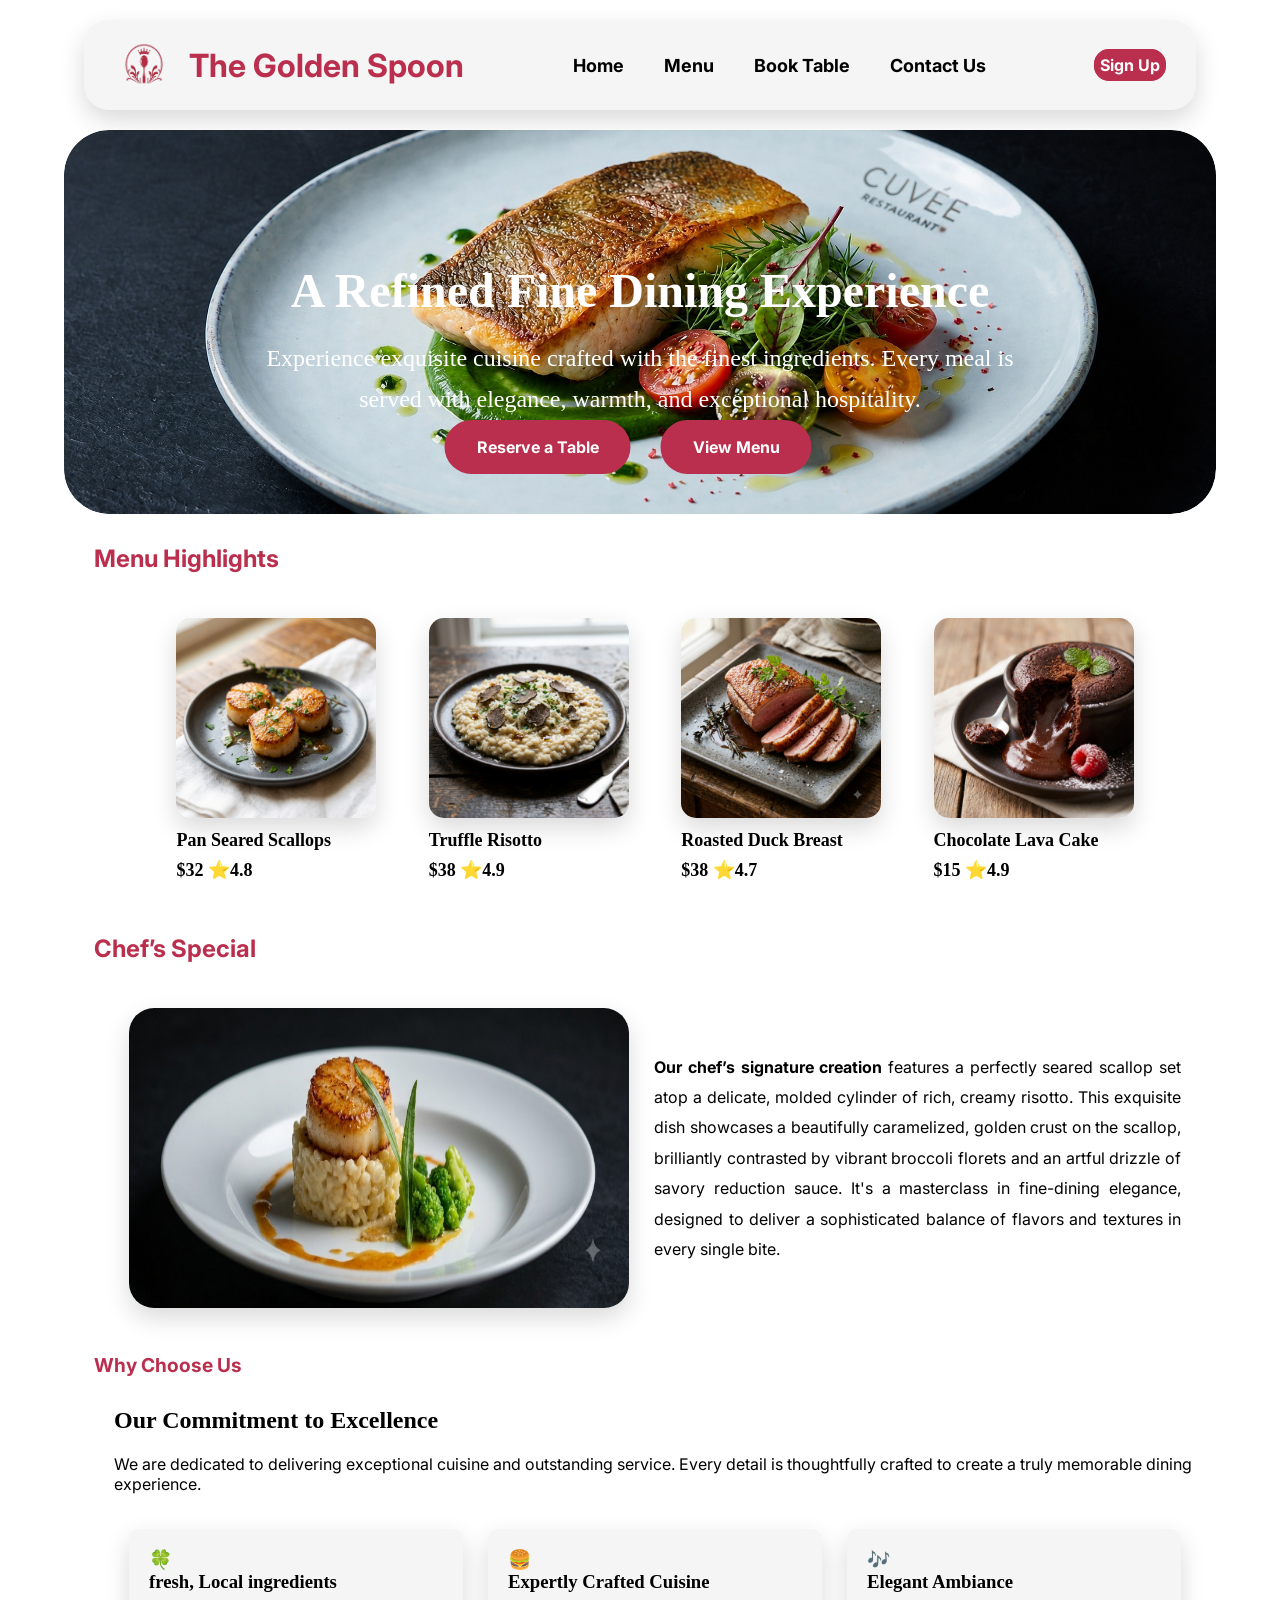
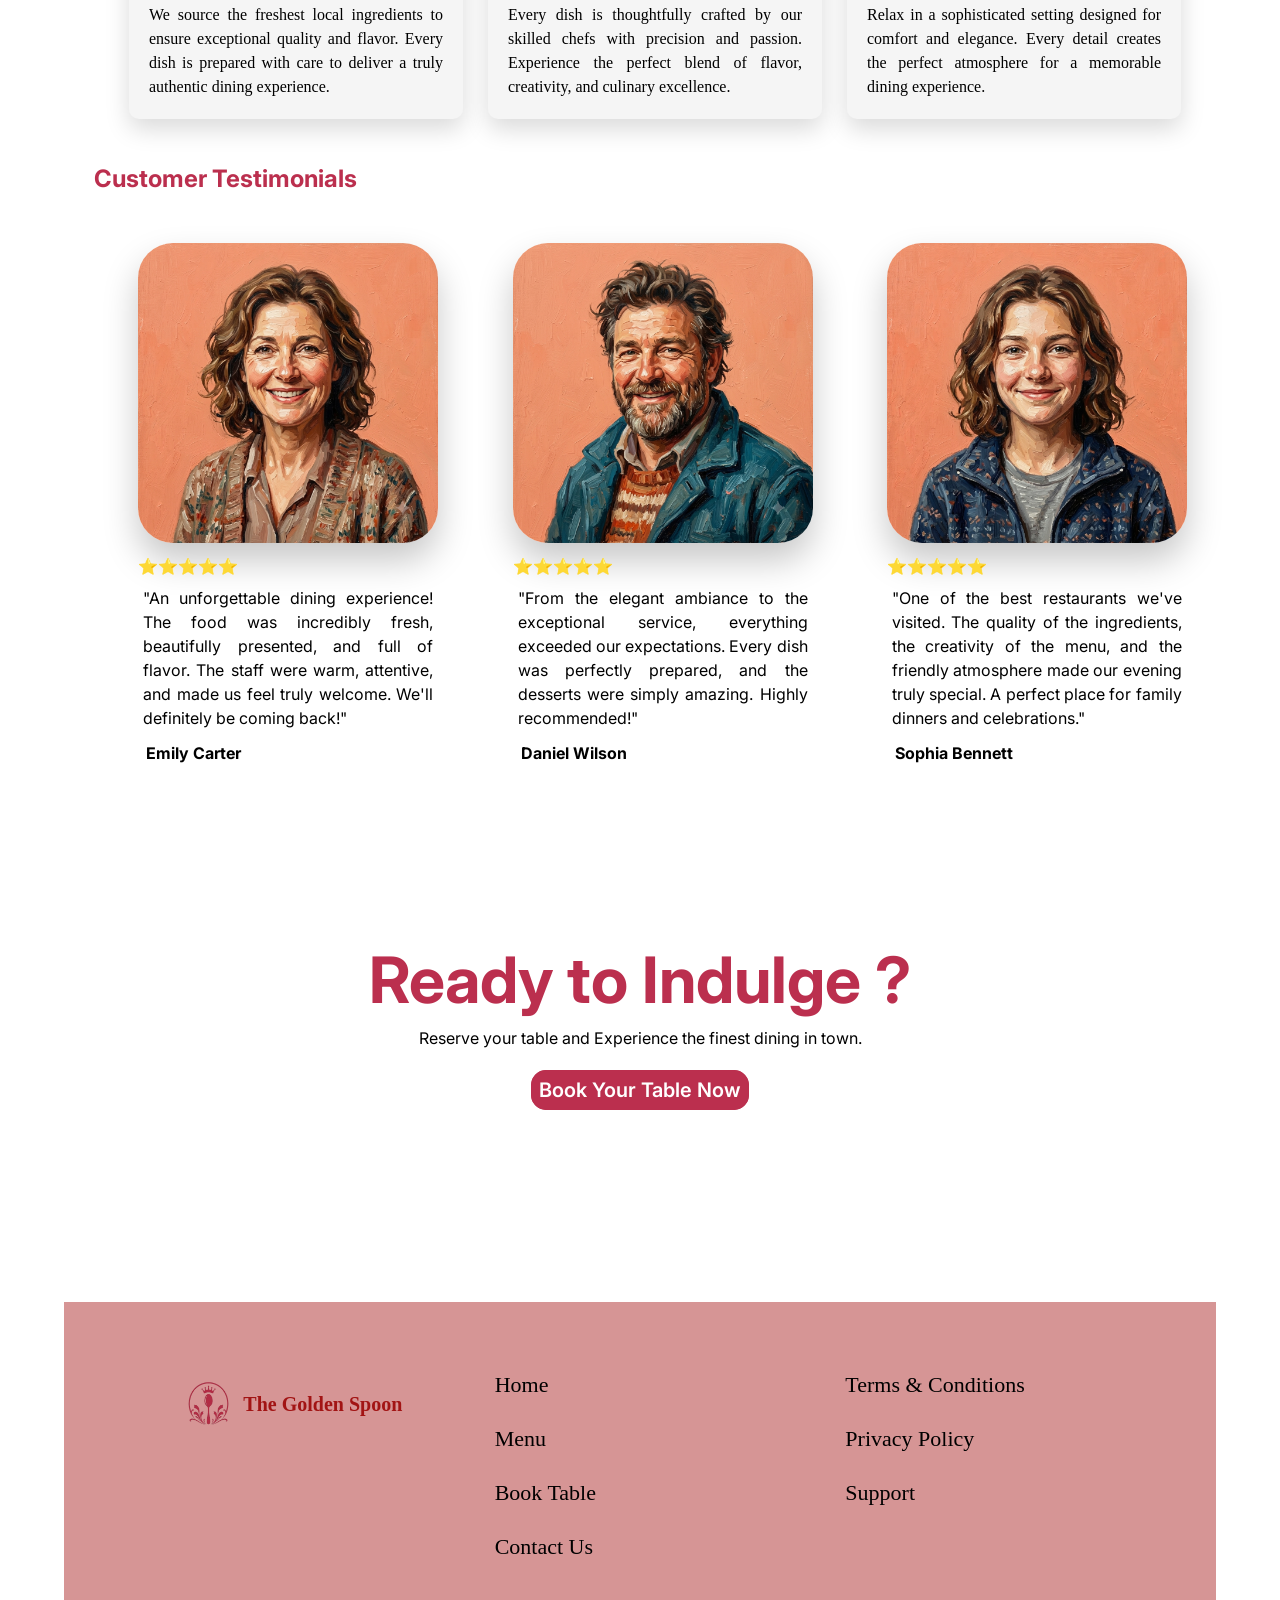
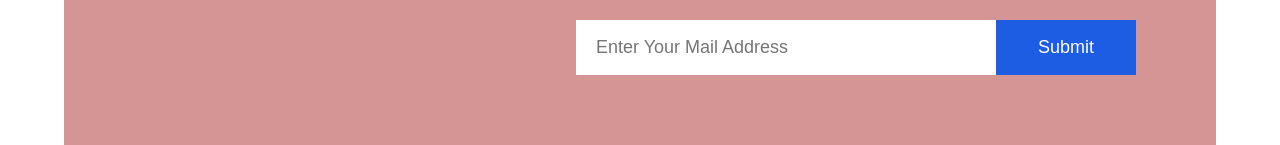
<file: index.html>
<!DOCTYPE html>
<html lang="en">

<head>
    <meta charset="UTF-8">
    <meta name="viewport" content="width=device-width, initial-scale=1.0">
    <title>The Golden Spoon Restaurant</title>
    <!-- Tab Icon Link -->
    <link rel="icon" href="./Assessts/Images/IconTab2.png">
    <!-- Contact Page Style Sheet Link -->
    <link rel="stylesheet" href="./Assessts/Css Files/index.css">
</head>

<body>
    <Section>
        <div class="Navigation">
            <div class="logo">
                <img src="Assessts/Images/Icon_Tab_2removedbg.png" alt="Restaurant icon">
                <h4>The Golden Spoon</h4>
            </div>
            <div class="navlinks">
                <a href="./index.html">Home</a>
                <a href="./menu.html">Menu</a>
                <a href="./booktable.html">Book Table</a>
                <a href="./contact.html">Contact Us</a>
            </div>
            <div class="signup">
                <a href="./signup.html" id="Sign_up">Sign Up</a>
            </div>
        </div>
    </Section>
    <section>
        <div class="HomeImg">
            <div class="homeimg">
                <img src="./Assessts/Images/homeimagenew.png" alt="Home Screen Big Image">
            </div>
            <div class="homeimgtxt">
                <h1> A Refined Fine Dining Experience</h1>
                <p>Experience exquisite cuisine crafted with the finest ingredients.
                    Every meal is served with elegance, warmth, and exceptional hospitality.
                </p>
            </div>
            <div class="homeimgnav">
                <a href="./booktable.html">Reserve a Table</a>
                <a href="./menu.html">View Menu</a>
            </div>
        </div>
    </section>
    <section>
        <h1 class="menu_h1">Menu Highlights</h1>
        <div class="Menu_Highlights">
            <div class="menu-card">
                <img src="./Assessts/Images/pansearedscallops.png" alt="pan seared scallops">
                <h5>Pan Seared Scallops</h5>
                <h5>$32 ⭐4.8</h5>
            </div>
            <div class="menu-card">
                <img src="./Assessts/Images/trufflrisotto.png" alt="truffle risotto">
                <h5>Truffle Risotto</h5>
                <h5>$38 ⭐4.9</h5>
            </div>
            <div class="menu-card">
                <img src="./Assessts/Images/roastedduckbreast.png" alt="roasted duck breast">
                <h5>Roasted Duck Breast</h5>
                <h5>$38 ⭐4.7</h5>
            </div>
            <div class="menu-card">
                <img src="./Assessts/Images/chocolatelavacake.png" alt="chocolate lava cake">
                <h5>Chocolate Lava Cake</h5>
                <h5>$15 ⭐4.9</h5>
            </div>
        </div>
    </section>
    <section>
        <h1 class="Chef_spl">Chef’s Special</h1>
        <div class="chef_splimg">
            <img src="./Assessts/Images/Chefspl.png" alt="Chef Special Dish">
            <p>
                <b>Our chef’s signature creation </b> features a perfectly seared scallop set atop a delicate, molded
                cylinder
                of rich, creamy risotto. This exquisite dish showcases a beautifully caramelized, golden crust on the
                scallop, brilliantly contrasted by vibrant broccoli florets and an artful drizzle of savory reduction
                sauce. It's a masterclass in fine-dining elegance, designed to deliver a sophisticated balance of
                flavors and textures in every single bite.
            </p>
        </div>
    </section>
    <section>
        <h4 class="whychooseus_h4">Why Choose Us</h4>
        <h1 class="whychooseus_h1">Our Commitment to Excellence</h1>
        <p class="whychooseus_p">
            We are dedicated to delivering exceptional cuisine and outstanding service.
            Every detail is thoughtfully crafted to create a truly memorable dining experience.
        </p>
        <div class="About_Card">
            <div class="card">
                <h3>🍀<br>fresh, Local ingredients</h3>
                <p>
                    We source the freshest local ingredients to ensure exceptional quality and flavor.
                    Every dish is prepared with care to deliver a truly authentic dining experience.
                </p>
            </div>
            <div class="card">
                <h3>🍔<br>Expertly Crafted Cuisine</h3>
                <p>
                    Every dish is thoughtfully crafted by our skilled chefs with precision and passion.
                    Experience the perfect blend of flavor, creativity, and culinary excellence.
                </p>
            </div>
            <div class="card">
                <h3>🎶<br>Elegant Ambiance</h3>
                <p>
                    Relax in a sophisticated setting designed for comfort and elegance.
                    Every detail creates the perfect atmosphere for a memorable dining experience.
                </p>
            </div>
        </div>
    </section>
    <section>
        <h1 class="Cust_h1">Customer Testimonials</h1>
        <div class="Cust_test">
            <div class="Cust">
                <img src="./Assessts/Images/Cust-Women.png" alt="Cust-Women Image">
                <h6>⭐⭐⭐⭐⭐</h6>
                <p>
                    "An unforgettable dining experience! The food was incredibly fresh, beautifully presented, and full
                    of flavor. The staff were warm, attentive, and made us feel truly welcome. We'll definitely be
                    coming back!"
                </p>
                <h5>Emily Carter</h5>
            </div>
            <div class="Cust">
                <img src="./Assessts/Images/Cust-Men.png" alt="Cust-Men Image">
                <h6>⭐⭐⭐⭐⭐</h6>
                <p>
                    "From the elegant ambiance to the exceptional service, everything exceeded our expectations. Every
                    dish was perfectly prepared, and the desserts were simply amazing. Highly recommended!"
                </p>
                <h5>Daniel Wilson</h5>
            </div>
            <div class="Cust">
                <img src="./Assessts/Images/Cust-Teen.png" alt="Cust-Teen Image">
                <h6>⭐⭐⭐⭐⭐</h6>
                <p>
                    "One of the best restaurants we've visited. The quality of the ingredients, the creativity of the
                    menu, and the friendly atmosphere made our evening truly special. A perfect place for family dinners
                    and celebrations."
                </p>
                <h5>Sophia Bennett</h5>
            </div>
        </div>
    </section>
    <section>
        <div class="homebottom">
            <h1>Ready to Indulge ?</h1>
            <p>
                Reserve your table and Experience the finest dining in town.
            </p>
            <a href="./booktable.html">Book Your Table Now</a>
        </div>
    </section>
    <section>
        <div class="homefooter">
            <div class="footercol1">
                <img src="./Assessts/Images/Icon_Tab_2removedbg.png" alt="Bg Removed Logo">
                <h4>The Golden Spoon</h4>
            </div>
            <div class="footercol2">
                <a href="./Index.html">Home</a>
                <a href="./menu.html">Menu</a>
                <a href="./booktable.html">Book Table</a>
                <a href="./contact.html">Contact Us</a>
            </div>
            <div class="footercol3">
                <a href="./terms.html">Terms & Conditions</a>
                <a href="./privacy.html">Privacy Policy</a>
                <a href="./support.html">Support</a>
            </div>
            <div class="footercol4">
                <input type="email" placeholder="Enter Your Mail Address">
                <button name="footerbtnsubmit">Submit</button>
            </div>
        </div>
    </section>
</body>

</html>
</file>
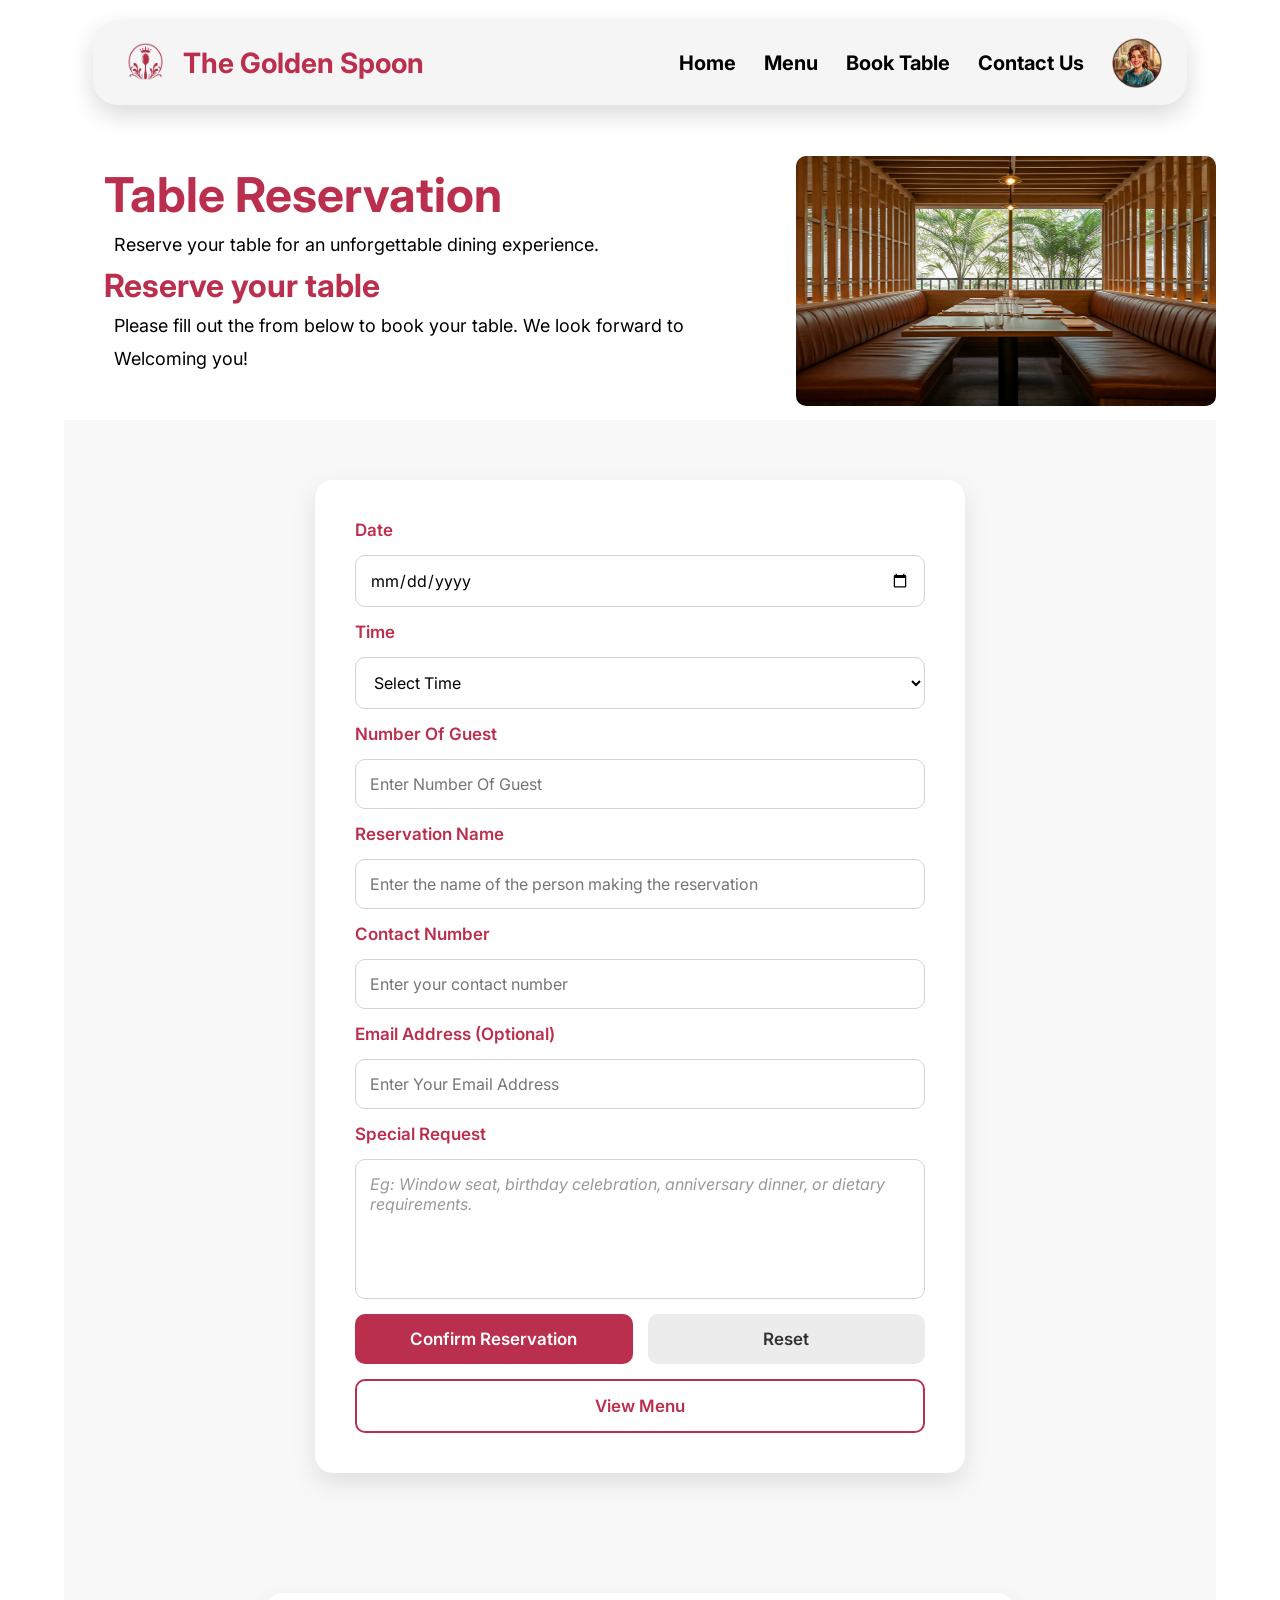
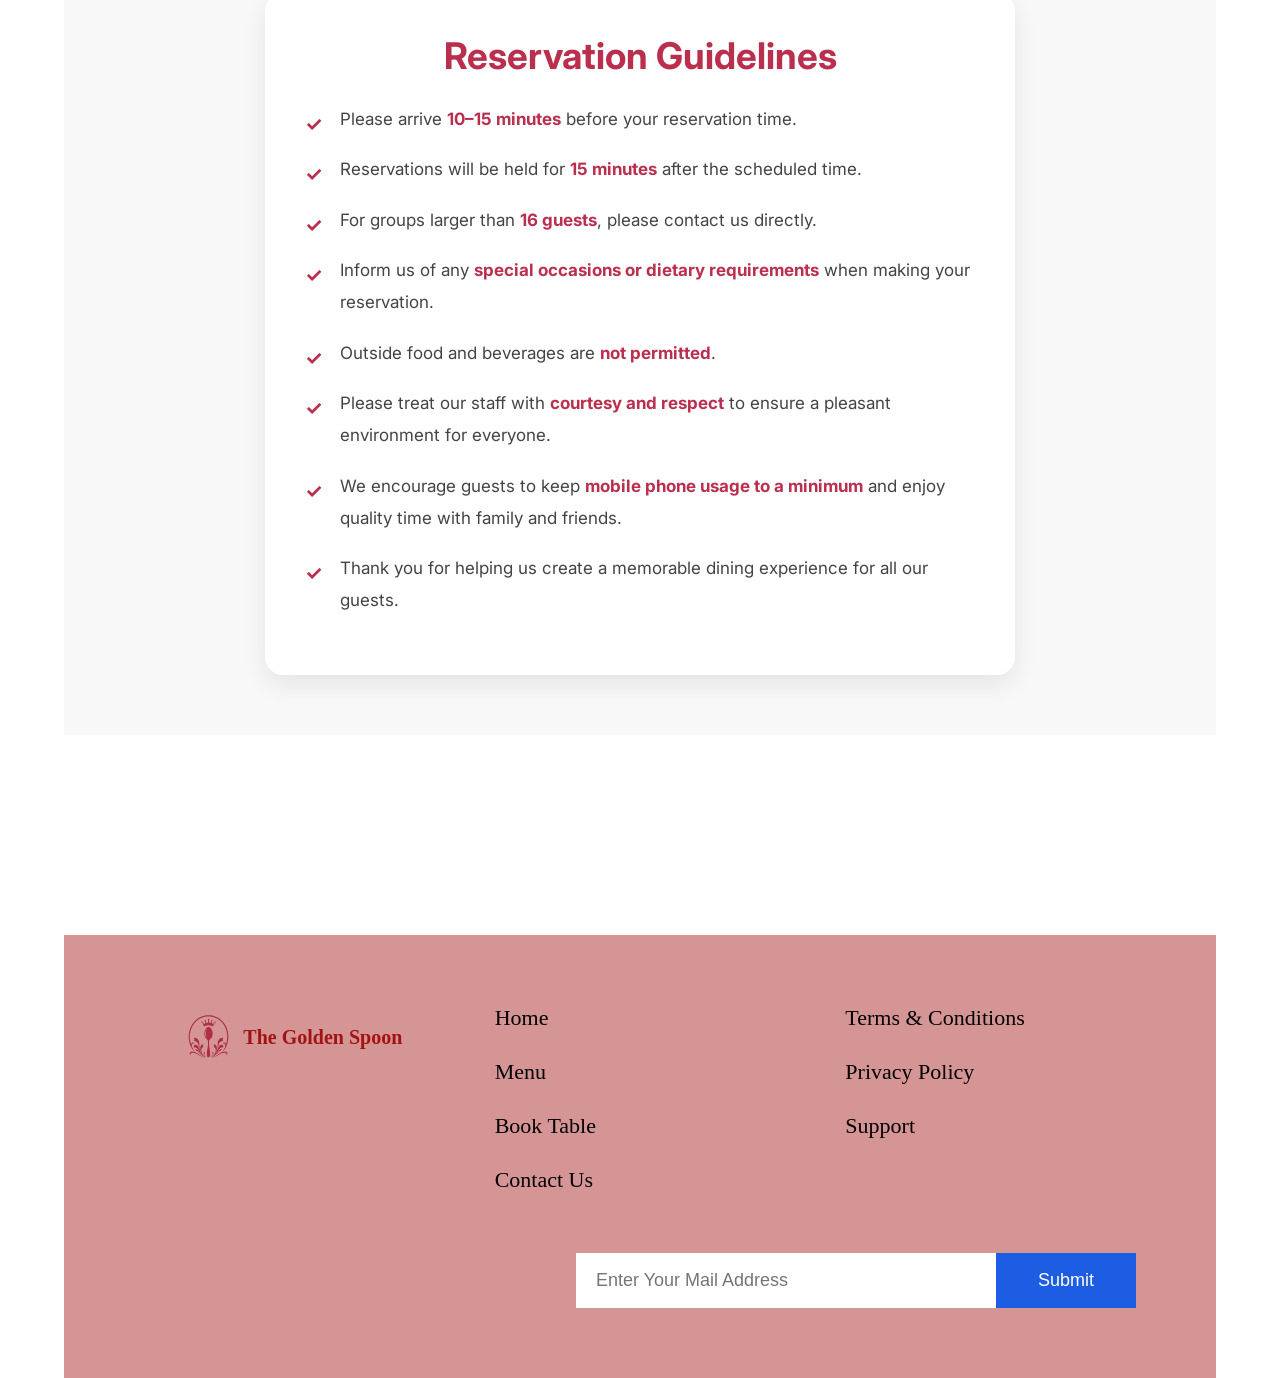
<file: booktable.html>
<!DOCTYPE html>
<html lang="en">

<head>
    <meta charset="UTF-8">
    <meta name="viewport" content="width=device-width, initial-scale=1.0">
    <title>The Golden Spoon Restaurant</title>
    <!-- Tab Icon Link -->
    <link rel="icon" href="./Assessts/Images/IconTab2.png">
    <!-- BookTable Page Style Sheet Link -->
    <link rel="stylesheet" href="./Assessts/Css Files/booktable.css">
</head>

<body>
    <Section>
        <div class="Navigation">
            <div class="logo">
                <img src="./Assessts/Images/Icon_Tab_2removedbg.png" alt="Restaurant icon">
                <h4>The Golden Spoon</h4>
            </div>
            <div class="navlinks">
                <a href="./Index.html">Home</a>
                <a href="./menu.html">Menu</a>
                <a href="./booktable.html">Book Table</a>
                <a href="./contact.html">Contact Us</a>
                <img class="userimage" src="./Assessts/Images/User_img.png" alt="UserImage">
            </div>
        </div>
    </Section>
    <section>
        <div class="Info">
            <div class="info-left">
                <h1>Table Reservation</h1>
                <p>
                    Reserve your table for an unforgettable dining experience.
                </p>
                <h2>Reserve your table</h2>
                <p>
                    Please fill out the from below to book your table. We look forward to Welcoming you!
                </p>
            </div>
            <div class="info-right">
                <img src="./Assessts/Images/Dining.png" alt="Dining Table Image">
            </div>
        </div>
    </section>
    <section>
        <div class="tablereservationform">
            <form action="">
                <label for="Date">Date</label>
                <input type="date" name="date" placeholder="Select Date">
                <label for="time">Time</label>
                <select id="time" name="time" required>
                    <option value="" selected disabled>Select Time</option>
                    <option value="12:00 PM">12:00 PM</option>
                    <option value="2:00 PM">2:00 PM</option>
                    <option value="6:00 PM">6:00 PM</option>
                    <option value="8:00 PM">8:00 PM</option>
                </select>
                <label for="No_0f_Guest">Number Of Guest</label>
                <input type="number" max="16" min="2" placeholder="Enter Number Of Guest">
                <label for="Reservation Name">Reservation Name</label>
                <input type="text" name="Reservation Name"
                    placeholder="Enter the name of the person making the reservation">
                <label for="number">Contact Number</label>
                <input type="tel" name="phonenumber" placeholder="Enter your contact number" max="10">
                <label for="email">Email Address (Optional)</label>
                <input type="email" name="email" placeholder="Enter Your Email Address">
                <label for="spl_request">Special Request</label>
                <textarea name="spl_request" id="splrequest"
                    placeholder="Eg: Window seat, birthday celebration, anniversary dinner, or dietary requirements."></textarea>
                <div class="form-buttons">
                    <button type="submit">Confirm Reservation</button>
                    <button type="reset">Reset</button>
                </div>
                <a href="./menu.html">View Menu</a>
            </form>
        </div>
    </section>
    <section class="reservation-guidelines">
        <div class="guidelines-container">
            <h2>Reservation Guidelines</h2>

            <ul>
                <li>Please arrive <strong>10–15 minutes</strong> before your reservation time.</li>
                <li>Reservations will be held for <strong>15 minutes</strong> after the scheduled time.</li>
                <li>For groups larger than <strong>16 guests</strong>, please contact us directly.</li>
                <li>Inform us of any <strong>special occasions or dietary requirements</strong> when making your
                    reservation.</li>
                <li>Outside food and beverages are <strong>not permitted</strong>.</li>
                <li>Please treat our staff with <strong>courtesy and respect</strong> to ensure a pleasant environment
                    for everyone.</li>
                <li>We encourage guests to keep <strong>mobile phone usage to a minimum</strong> and enjoy quality time
                    with family and friends.</li>
                <li>Thank you for helping us create a memorable dining experience for all our guests.</li>
            </ul>

        </div>
    </section>
    <section>
        <div class="homefooter">
            <div class="footercol1">
                <img src="./Assessts/Images/Icon_Tab_2removedbg.png" alt="Bg Removed Logo">
                <h4>The Golden Spoon</h4>
            </div>
            <div class="footercol2">
                <a href="./Index.html">Home</a>
                <a href="./menu.html">Menu</a>
                <a href="./booktable.html">Book Table</a>
                <a href="./contact.html">Contact Us</a>
            </div>
            <div class="footercol3">
                <a href="./terms.html">Terms & Conditions</a>
                <a href="./privacy.html">Privacy Policy</a>
                <a href="./support.html">Support</a>
            </div>
            <div class="footercol4">
                <input type="email" placeholder="Enter Your Mail Address">
                <button name="footerbtnsubmit">Submit</button>
            </div>
        </div>
    </section>
</body>

</html>
</file>
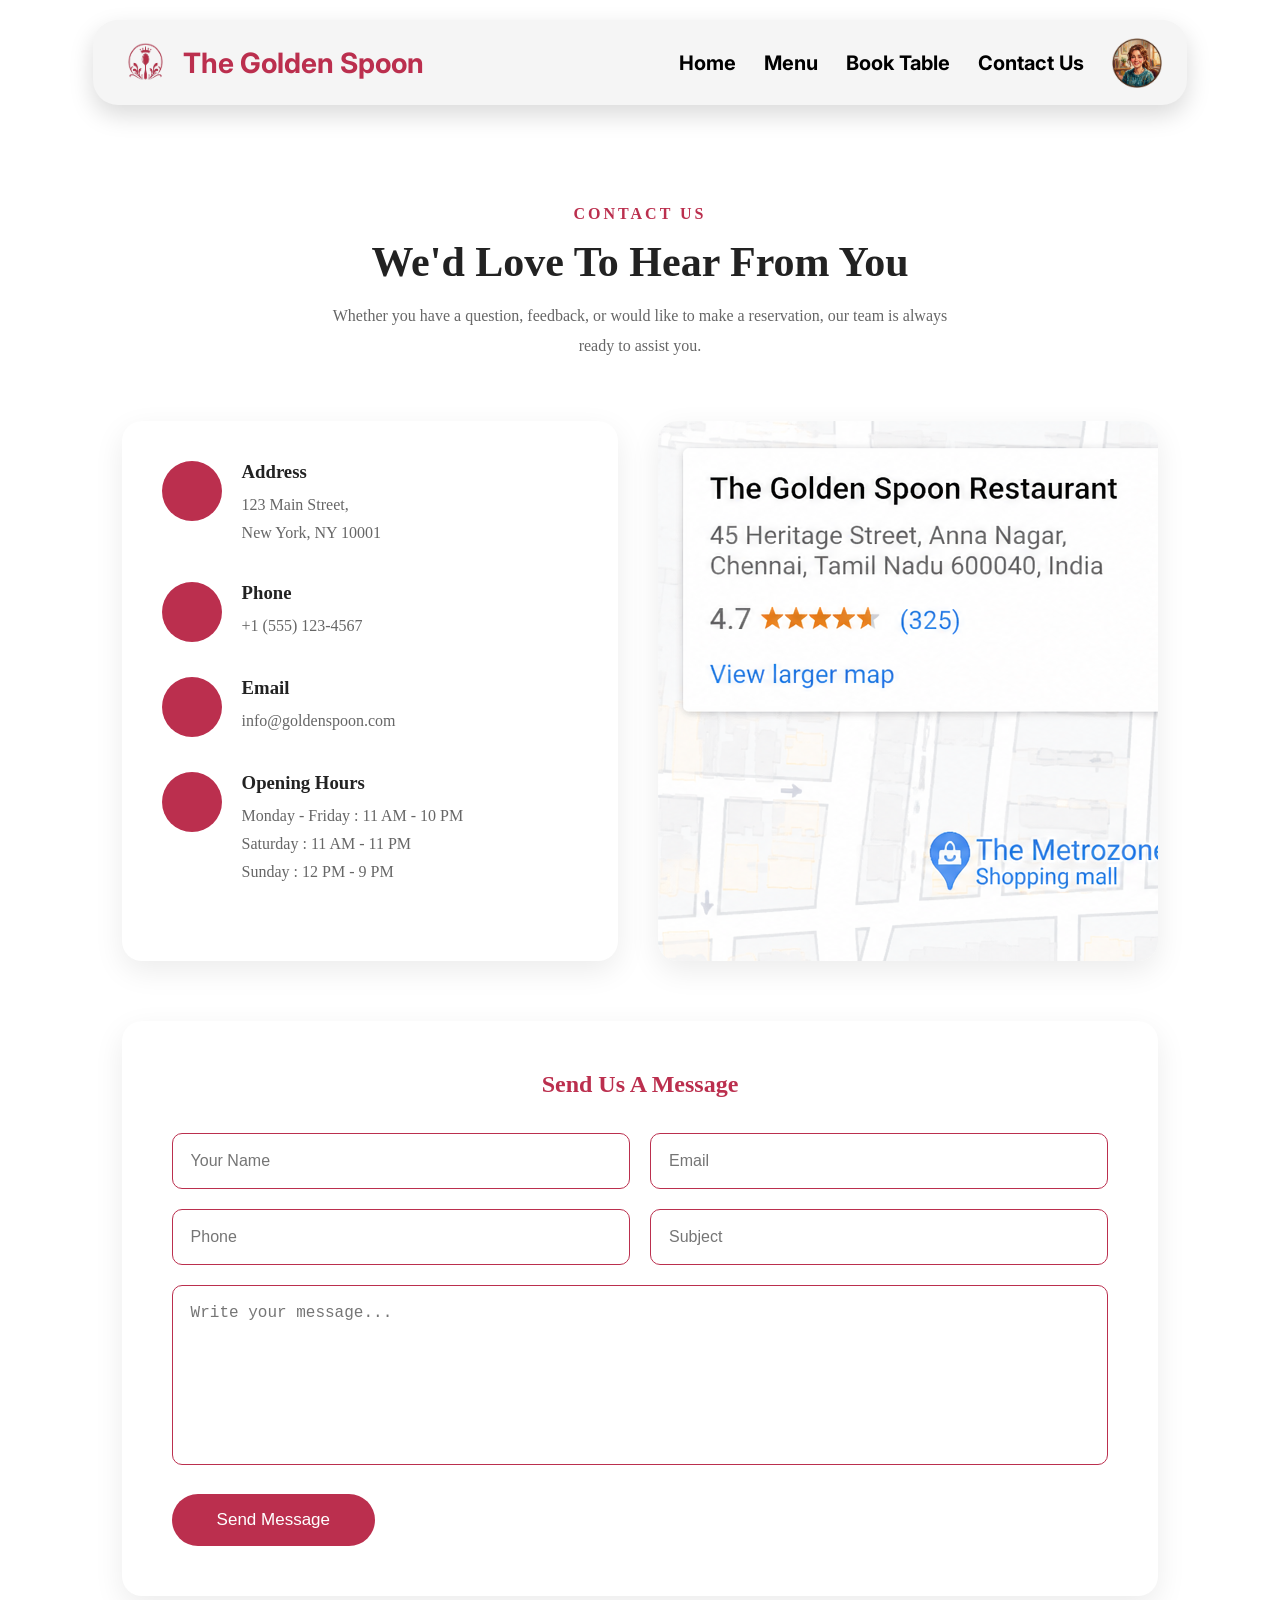
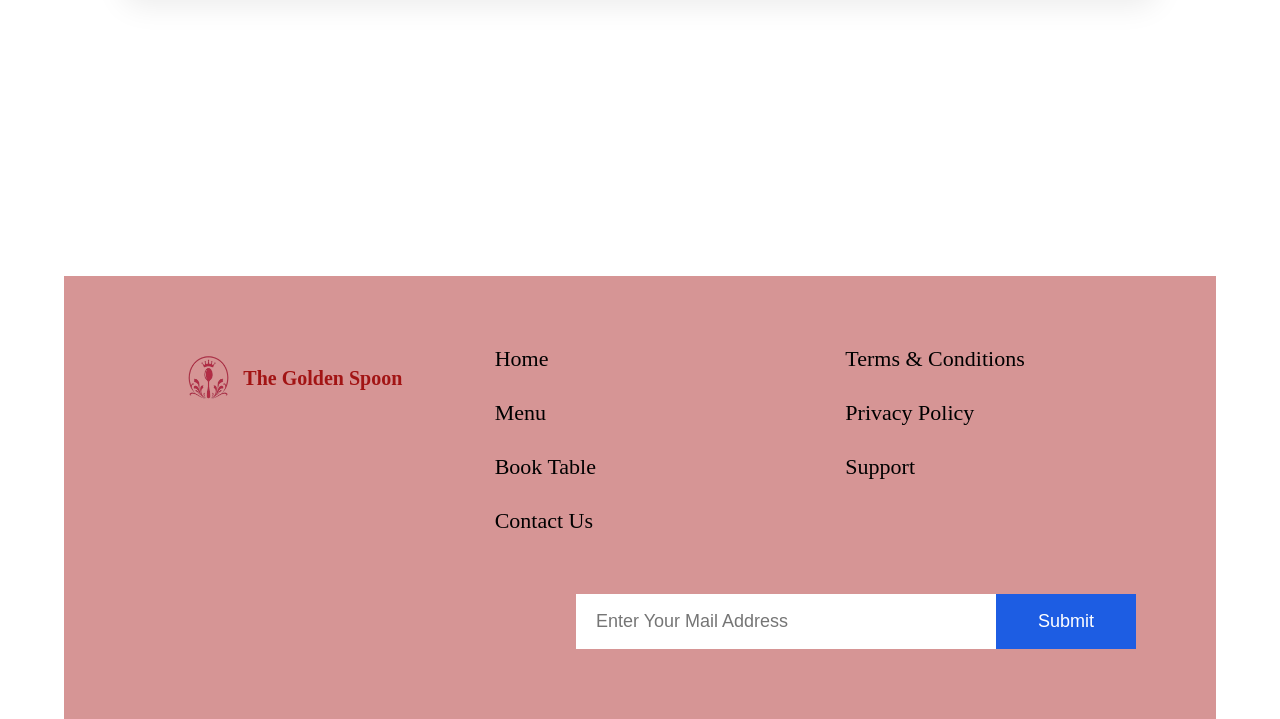
<file: contact.html>
<!DOCTYPE html>
<html lang="en">

<head>
    <meta charset="UTF-8">
    <meta name="viewport" content="width=device-width, initial-scale=1.0">
    <title>The Golden Spoon Restauran</title>
    <!-- Tab Icon Link -->
    <link rel="icon" href="./Assessts/Images/IconTab2.png">
    <!-- Index Page Style Sheet Link -->
    <link rel="stylesheet" href="./Assessts/Css Files/contact.css">
</head>

<body>
    <Section>
        <div class="Navigation">
            <div class="logo">
                <img src="./Assessts/Images/Icon_Tab_2removedbg.png" alt="Restaurant icon">
                <h4>The Golden Spoon</h4>
            </div>
            <div class="navlinks">
                <a href="./Index.html">Home</a>
                <a href="./menu.html">Menu</a>
                <a href="./booktable.html">Book Table</a>
                <a href="./contact.html">Contact Us</a>
                <img class="userimage" src="./Assessts/Images/User_img.png" alt="UserImage">
            </div>
        </div>
    </Section>
    <section class="contact">
        <div class="contact-title">
            <h4>Contact Us</h4>
            <h1>We'd Love To Hear From You</h1>
            <p>
                Whether you have a question, feedback, or would like to make a reservation,
                our team is always ready to assist you.
            </p>
        </div>
        <div class="contact-container">
            <!-- Contact Details -->
            <div class="contact-info">
                <div class="info-box">
                    <i class="fa-solid fa-location-dot"></i>
                    <div>
                        <h3>Address</h3>
                        <p>123 Main Street,<br>New York, NY 10001</p>
                    </div>
                </div>
                <div class="info-box">
                    <i class="fa-solid fa-phone"></i>
                    <div>
                        <h3>Phone</h3>
                        <p>+1 (555) 123-4567</p>
                    </div>
                </div>
                <div class="info-box">
                    <i class="fa-solid fa-envelope"></i>
                    <div>
                        <h3>Email</h3>
                        <p>info@goldenspoon.com</p>
                    </div>
                </div>
                <div class="info-box">
                    <i class="fa-solid fa-clock"></i>
                    <div>
                        <h3>Opening Hours</h3>
                        <p>
                            Monday - Friday : 11 AM - 10 PM <br>
                            Saturday : 11 AM - 11 PM <br>
                            Sunday : 12 PM - 9 PM
                        </p>
                    </div>
                </div>
            </div>
            <div class="contact-map">
                <iframe src="./Assessts/Images/contactmap.png" loading="lazy">
                </iframe>
            </div>
        </div>
        <div class="contact-form">
            <h2>Send Us A Message</h2>
            <form>
                <div class="row">
                    <input type="text" placeholder="Your Name">
                    <input type="email" placeholder="Email">
                </div>
                <div class="row">
                    <input type="text" placeholder="Phone">
                    <input type="text" placeholder="Subject">
                </div>
                <textarea placeholder="Write your message..."></textarea>
                <button>Send Message</button>
            </form>
        </div>
    </section>
    <section>
        <div class="homefooter">
            <div class="footercol1">
                <img src="./Assessts/Images/Icon_Tab_2removedbg.png" alt="Bg Removed Logo">
                <h4>The Golden Spoon</h4>
            </div>
            <div class="footercol2">
                <a href="./Index.html">Home</a>
                <a href="./menu.html">Menu</a>
                <a href="./booktable.html">Book Table</a>
                <a href="./contact.html">Contact Us</a>
            </div>
            <div class="footercol3">
                <a href="./terms.html">Terms & Conditions</a>
                <a href="./privacy.html">Privacy Policy</a>
                <a href="./support.html">Support</a>
            </div>
            <div class="footercol4">
                <input type="email" placeholder="Enter Your Mail Address">
                <button name="footerbtnsubmit">Submit</button>
            </div>
        </div>
    </section>
</body>

</html>
</file>
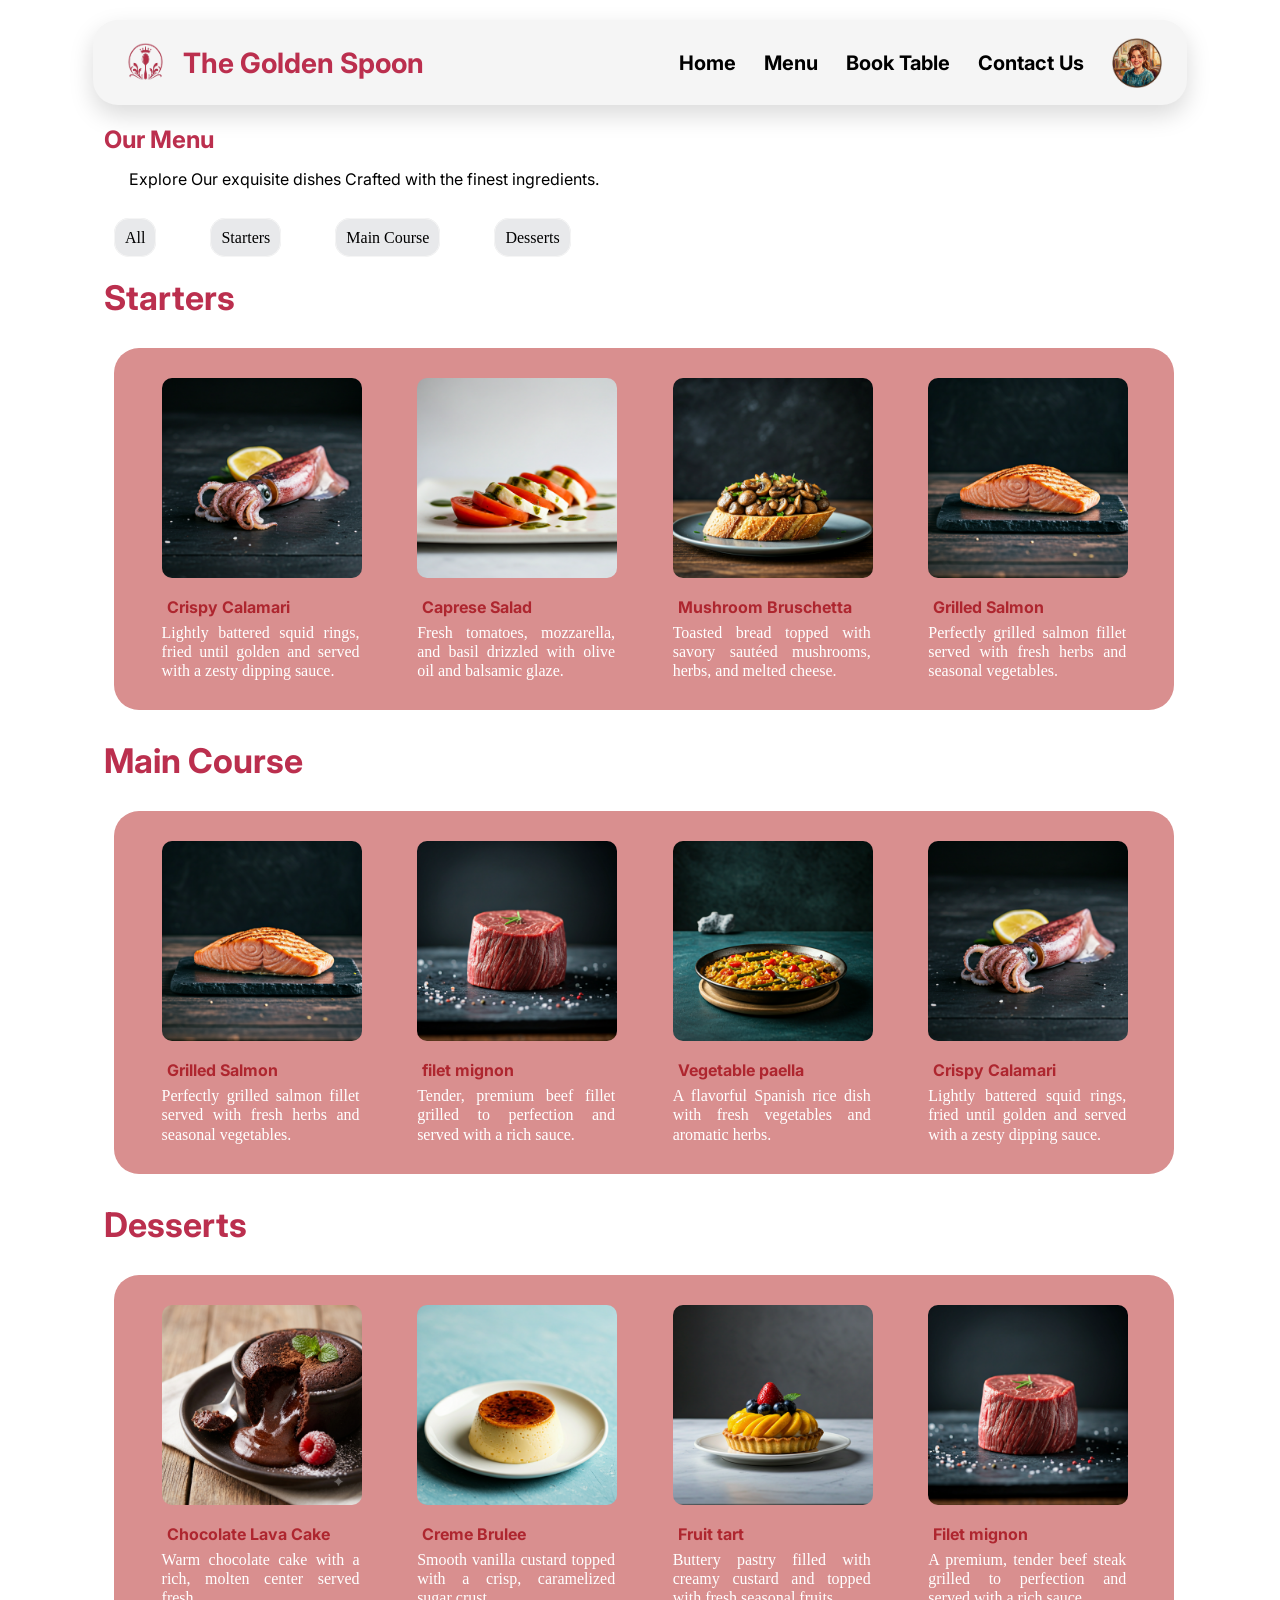
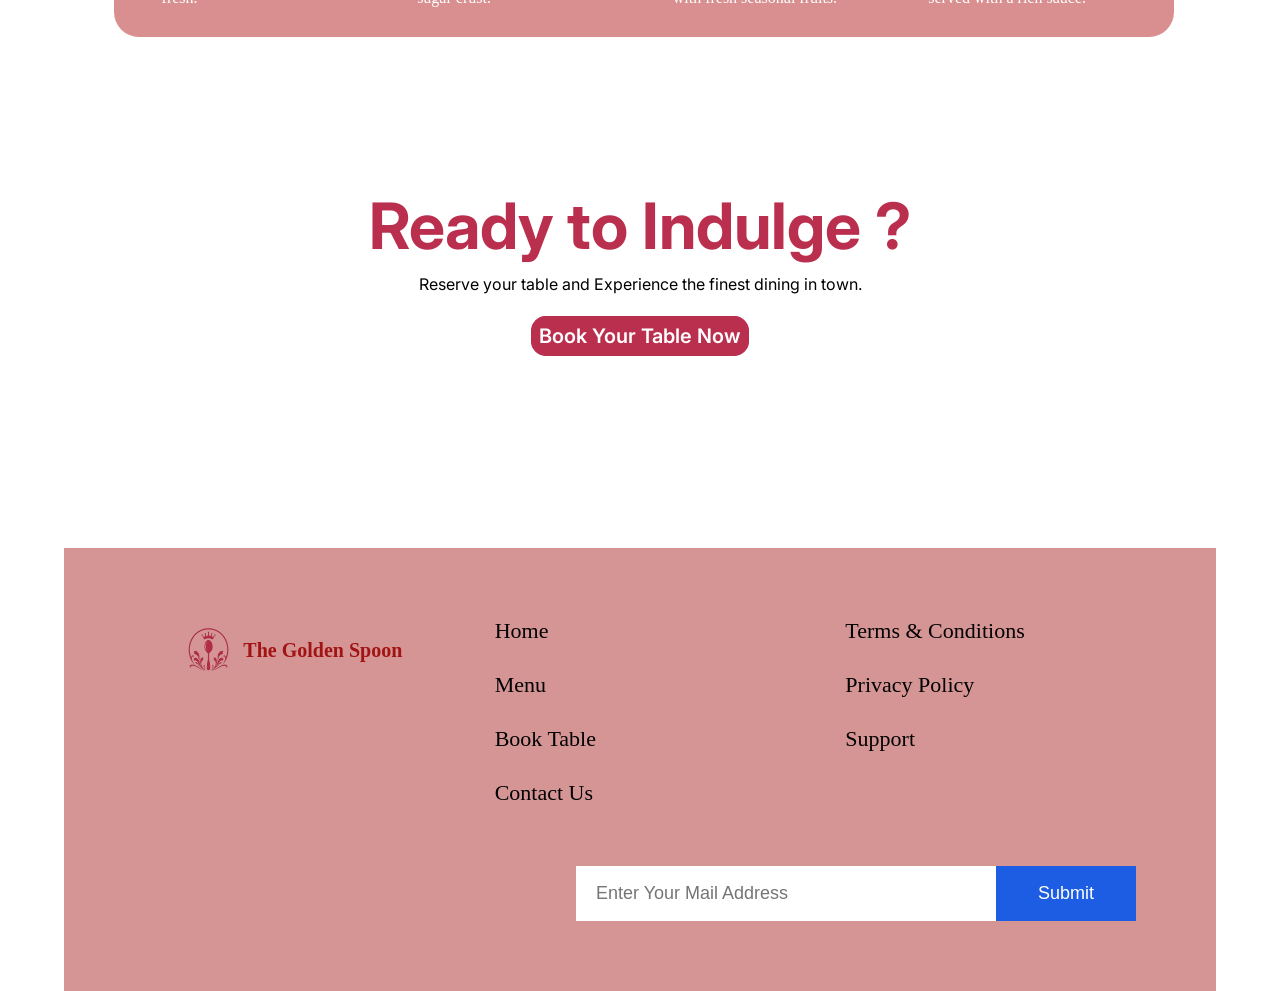
<file: menu.html>
<!DOCTYPE html>
<html lang="en">

<head>
    <meta charset="UTF-8">
    <meta name="viewport" content="width=device-width, initial-scale=1.0">
    <title>The Golden Spoon Restaurant</title>
    <!-- Tab Icon Link -->
    <link rel="icon" href="./Assessts/Images/IconTab2.png">
    <!-- Menu Page Style Sheet Link -->
    <link rel="stylesheet" href="./Assessts/Css Files/menu.css">
</head>

<body>
    <Section>
        <div class="Navigation">
            <div class="logo">
                <img src="./Assessts/Images/Icon_Tab_2removedbg.png" alt="Restaurant icon">
                <h4>The Golden Spoon</h4>
            </div>
            <div class="navlinks">
                <a href="./Index.html">Home</a>
                <a href="./menu.html">Menu</a>
                <a href="./booktable.html">Book Table</a>
                <a href="./contact.html">Contact Us</a>
                <img class="userimage" src="./Assessts/Images/User_img.png" alt="UserImage">
            </div>
        </div>
    </Section>
    <section>
        <div class="menu_top">
            <h1>Our Menu</h1>
            <p>
                Explore Our exquisite dishes Crafted with the finest ingredients.
            </p>
        </div>
        <div class="menu_nav">
            <a href="./menu.html">All</a>
            <a href="#starters">Starters</a>
            <a href="#maincourse">Main Course</a>
            <a href="#desserts">Desserts</a>
        </div>
    </section>
    <section>
        <h2 class="Starters_h2">Starters</h2>
        <div class="menu_Starters" id="starters">
            <div class="Starter-card">
                <img src="./Assessts/Images/CrispyCalamari.png" alt="Crispy Calamari">
                <h4>Crispy Calamari</h4>
                <p>
                    Lightly battered squid rings, fried until golden and served with a zesty dipping sauce.
                </p>
            </div>
            <div class="Starter-card">
                <img src="./Assessts/Images/CapreseSalad.png" alt="Caprese Salad">
                <h4>Caprese Salad</h4>
                <p>
                    Fresh tomatoes, mozzarella, and basil drizzled with olive oil and balsamic glaze.
                </p>
            </div>
            <div class="Starter-card">
                <img src="./Assessts/Images/MushroomBruschetta.png" alt="Mushroom Bruschetta">
                <h4>Mushroom Bruschetta</h4>
                <p>
                    Toasted bread topped with savory sautéed mushrooms, herbs, and melted cheese.
                </p>
            </div>
            <div class="Starter-card">
                <img src="./Assessts/Images/GrilledSalmon.png" alt="Grilled Salmon">
                <h4>Grilled Salmon</h4>
                <p>
                    Perfectly grilled salmon fillet served with fresh herbs and seasonal vegetables.
                </p>
            </div>
        </div>
    </section>
    <section>
        <h2 class="Maincourse_h2">Main Course</h2>
        <div class="menu_maincourse" id="maincourse">
            <div class="Maincourse-card">
                <img src="./Assessts/Images/GrilledSalmon.png" alt="Grilled Salmon">
                <h4>Grilled Salmon</h4>
                <p>
                    Perfectly grilled salmon fillet served with fresh herbs and seasonal vegetables.
                </p>
            </div>
            <div class="Maincourse-card">
                <img src="./Assessts/Images/filetmignon.png" alt="filet mignon">
                <h4>filet mignon</h4>
                <p>
                    Tender, premium beef fillet grilled to perfection and served with a rich sauce.
                </p>
            </div>
            <div class="Maincourse-card">
                <img src="./Assessts/Images/Vegetablepaella.png" alt="Vegetable paella">
                <h4>Vegetable paella</h4>
                <p>
                    A flavorful Spanish rice dish with fresh vegetables and aromatic herbs.
                </p>
            </div>
            <div class="Maincourse-card">
                <img src="./Assessts/Images/CrispyCalamari.png" alt="Crispy Calamari">
                <h4>Crispy Calamari</h4>
                <p>
                    Lightly battered squid rings, fried until golden and served with a zesty dipping sauce.
                </p>
            </div>
        </div>
    </section>
    <section>
        <h2 class="Desserts_h2">Desserts</h2>
        <div class="menu_Desserts" id="desserts">
            <div class="Desserts-card">
                <img src="./Assessts/Images/chocolatelavacake.png" alt="Chocolate Lava Cake">
                <h4>Chocolate Lava Cake</h4>
                <p>
                    Warm chocolate cake with a rich, molten center served fresh.
                </p>
            </div>
            <div class="Desserts-card">
                <img src="./Assessts/Images/CremeBrulee.png" alt="Creme Brulee">
                <h4>Creme Brulee</h4>
                <p>
                    Smooth vanilla custard topped with a crisp, caramelized sugar crust.
                </p>
            </div>
            <div class="Desserts-card">
                <img src="./Assessts/Images/Fruittart.png" alt="Fruit tart">
                <h4>Fruit tart</h4>
                <p>
                    Buttery pastry filled with creamy custard and topped with fresh seasonal fruits.
                </p>
            </div>
            <div class="Desserts-card">
                <img src="./Assessts/Images/filetmignon.png" alt="Filet mignon">
                <h4>Filet mignon</h4>
                <p>
                    A premium, tender beef steak grilled to perfection and served with a rich sauce.
                </p>
            </div>
        </div>
    </section>
    <section>
        <div class="homebottom">
            <h1>Ready to Indulge ?</h1>
            <p>
                Reserve your table and Experience the finest dining in town.
            </p>
            <a href="./booktable.html">Book Your Table Now</a>
        </div>
    </section>
    <section>
        <div class="homefooter">
            <div class="footercol1">
                <img src="./Assessts/Images/Icon_Tab_2removedbg.png" alt="Bg Removed Logo">
                <h4>The Golden Spoon</h4>
            </div>
            <div class="footercol2">
                <a href="./Index.html">Home</a>
                <a href="./menu.html">Menu</a>
                <a href="./booktable.html">Book Table</a>
                <a href="./contact.html">Contact Us</a>
            </div>
            <div class="footercol3">
                <a href="./terms.html">Terms & Conditions</a>
                <a href="./privacy.html">Privacy Policy</a>
                <a href="./support.html">Support</a>
            </div>
            <div class="footercol4">
                <input type="email" placeholder="Enter Your Mail Address">
                <button name="footerbtnsubmit">Submit</button>
            </div>
        </div>
    </section>
</body>

</html>
</file>
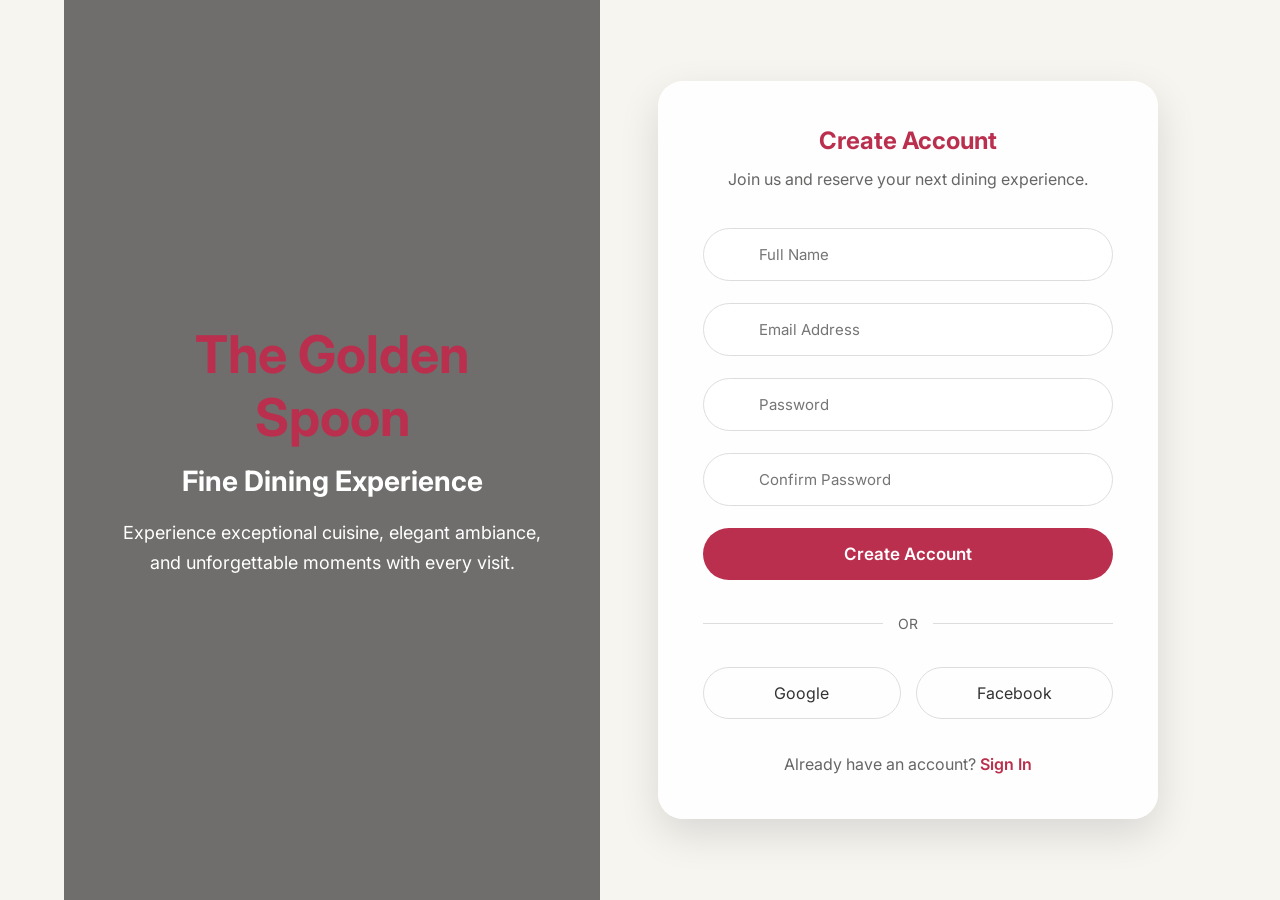
<file: signup.html>
<!DOCTYPE html>
<html lang="en">

<head>
    <meta charset="UTF-8">
    <meta name="viewport" content="width=device-width, initial-scale=1.0">
    <title>The Golden Spoon Restaurant</title>
    <!-- Tab Icon Link -->
    <link rel="icon" href="./Assessts/Images/IconTab2.png">
    <!-- Contact Page Style Sheet Link -->
    <link rel="stylesheet" href="./Assessts/Css Files/signup.css">

</head>

<body>
    <section class="signup">
        <!-- Left Side -->
        <div class="left">
            <div class="overlay">
                <h1>The Golden Spoon</h1>
                <h3>Fine Dining Experience</h3>
                <p>
                    Experience exceptional cuisine, elegant ambiance,
                    and unforgettable moments with every visit.
                </p>
            </div>
        </div>
        <!-- Right Side -->
        <div class="right">
            <div class="form-card">
                <h2>Create Account</h2>
                <p class="subtitle">
                    Join us and reserve your next dining experience.
                </p>
                <form>
                    <div class="input-box">
                        <i class="fa-solid fa-user"></i>
                        <input type="text" placeholder="Full Name">
                    </div>
                    <div class="input-box">
                        <i class="fa-solid fa-envelope"></i>
                        <input type="email" placeholder="Email Address">
                    </div>
                    <div class="input-box">
                        <i class="fa-solid fa-lock"></i>
                        <input type="password" placeholder="Password">
                    </div>
                    <div class="input-box">
                        <i class="fa-solid fa-lock"></i>
                        <input type="password" placeholder="Confirm Password">
                    </div>
                    <button>Create Account</button>
                </form>
                <div class="or">
                    <span>OR</span>
                </div>
                <div class="social">
                    <a href="#"><i class="fa-brands fa-google"></i> Google</a>
                    <a href="#"><i class="fa-brands fa-facebook-f"></i> Facebook</a>
                </div>
                <p class="login">
                    Already have an account?
                    <a href="#">Sign In</a>
                </p>
            </div>
        </div>
    </section>
</body>

</html>
</file>
<file: Assessts/Css Files/index.css>
/* Navigation H4 Font Import */
@import url('https://fonts.googleapis.com/css2?family=Ubuntu:ital,wght@0,300;0,400;0,500;0,700;1,300;1,400;1,500;1,700&display=swap');

/* Navigation A Font Import  */
@import url('https://fonts.googleapis.com/css2?family=Cinzel:wght@400..900&display=swap');

/* Menu Highlights h1 Font Import  */
@import url('https://fonts.googleapis.com/css2?family=Play:wght@400;700&display=swap');

/* Inter Font Import */
@import url('https://fonts.googleapis.com/css2?family=Inter:ital,opsz,wght@0,14..32,100..900;1,14..32,100..900&display=swap');

* {
    box-sizing: border-box;
    margin: 0;
    padding: 0;
}
body{
    width:90%;
    margin: auto;
}
/* Top Navigation Tab Style */
.Navigation{
    display: flex;
    background-color: whitesmoke;
    justify-content: space-between;
    align-items: center;
    margin: 20px;
    padding: 15px 30px;
    box-shadow: 0 10px 25px rgba(0,0,0,0.15);
    border-radius: 25px;
    transition: all 0.3s ease;
    flex-wrap: wrap;
}
.Navigation:hover{
    transform: translateY(-5px);
    box-shadow: 0 10px 25px rgba(0,0,0,0.35);
}
.logo{
    display: flex;
    align-items: center;
    gap: 15px;
}
.logo img{
    width: 60px;
    height: 60px;
}
.logo h4{
    font-family: "Inter", sans-serif;
    font-size: 32px;
    font-weight: bold;
    color: #BB2F4E;
}
.navlinks{
    display: flex;
    gap: 40px;
}
.navlinks a{
    text-decoration: none;
    color: black;
    font-size: large;
    font-family: "Inter", sans-serif;
    font-weight: bolder
}
.navlinks a:hover{
    color: #BB2F4E;
}
.signup a{
    border: 1px solid #BB2F4E;
    border-radius: 15px;
    padding: 5px;
    color: white;
    background-color: #BB2F4E;
    text-decoration: none;
    font-family: "Inter", sans-serif;
    font-weight: bolder;
}
.signup a:hover{
    background:white;
    color:#BB2F4E;
}
/* 1st Big Image Style */
.HomeImg{
    position: relative;
    width: 100%;
    max-width: 1300px;
    margin: auto;
    overflow: hidden;
    border-radius: 45px;
    animation: fadeUp 1s ease-out;
}
@keyframes fadeUp{
    from{
        opacity: 0;
        transform: translateY(40px);
    }
    to{
        opacity: 1;
        transform: translateY(0);
    }
}
.homeimgtxt{
    position: absolute;
    top: 55%;
    left: 50%;
    transform: translate(-50%, -50%);
    text-align: center;
    width: 70%;
    color: white;
}
.homeimgtxt h1{
    font-size: 3rem;
    margin-bottom: 20px;
}
.homeimgtxt p{
    font-size: 1.5rem;
    line-height: 1.7;
}
.HomeImg img{
    width: 100%;
    display: block;
    border-radius: 45px;
}
.homeimgnav{
    position: absolute;
    bottom: 40px;
    left: 49%;
    transform: translateX(-50%);
    display: flex;
    gap: 30px;
    text-align: center;
}
.homeimgnav a{
    text-decoration: none;
    color: white;
    border: 2px solid #BB2F4E;
    background-color: #BB2F4E;
    padding: 15px 30px;
    border-radius: 50px;
    transition: .3s;
    font-family: "Inter", sans-serif;
    font-weight: bolder;
}
.homeimgnav a:hover{
    background-color: white;
    color:#BB2F4E;
}
/* Menu Highlights Tab Style */
.menu_h1{
    margin: 30px;
    font-family: "Inter", sans-serif;
    font-weight: bolder;
    color: #BB2F4E;
}
.Menu_Highlights{
    display: flex;
    margin: 20px;
    margin-left: 50px;
    padding: 15px;
    gap: 5px;
    flex-wrap: wrap;
    justify-content: space-evenly;
}
.Menu_Highlights img{
    height: 200px;
    width: 200px;
    border-radius: 15px;
    box-shadow: 0 10px 25px rgba(0,0,0,0.15);
}
.menu-card h5{
    margin: 8px 0;
    font-size: 18px;
}
.menu-card:hover{
    transform: translateY(-8px);
}
.menu-card{
    transition: 0.3s ease;
}
/* Chef's Special Tab Style */
.chef_splimg{
    display: flex;
    margin: 20px;
    margin-left: 50px;
    padding: 15px;
    gap: 25px;
    align-items: center;
}
.chef_splimg img{
    transition: transform .4s ease, box-shadow .4s ease;
}
.chef_splimg img:hover{
    transform: scale(1.05);
    box-shadow: 0 12px 30px rgba(0,0,0,0.25);
}
.chef_splimg img{
    height: 300px;
    width: 500px;
    border-radius: 25px;
    box-shadow: 0 10px 25px rgba(0,0,0,0.15);
    animation: slideLeft 1s ease-out;
}
@keyframes slideLeft{
    from{
        opacity:0;
        transform:translateX(-80px);
    }
    to{
        opacity:1;
        transform:translateX(0);
    }
}

@keyframes slideRight{
    from{
        opacity:0;
        transform:translateX(80px);
    }
    to{
        opacity:1;
        transform:translateX(0);
    }
}
.Chef_spl{
    margin: 30px;
    font-family: "Inter", sans-serif;
    font-weight: bolder;
    color: #BB2F4E;
}
.chef_splimg p{
    font-family: "Inter", sans-serif;
    line-height: 1.9;
    align-items: center;
    text-align: justify;
}

/* Why We Choose Us Section Css */
.About_Card{
    display: flex;
    margin: 20px;
    margin-left: 50px;
    padding: 15px;
    gap: 25px;
    justify-content: space-evenly;
    
}
.card{
    width: 350px;
    padding: 20px;
    background-color: whitesmoke;
    box-shadow: 0 10px 25px rgba(0,0,0,0.15);
    border-radius: 10px;
    transition: transform 0.4s ease, box-shadow 0.4s ease;
    /* Animation */
    opacity: 0;
    transform: translateY(40px);
    animation: fadeUp 0.8s ease forwards;
}
/* Fade Up Animation */
@keyframes fadeUp{
    from{
        opacity: 0;
        transform: translateY(40px);
    }
    to{
        opacity: 1;
        transform: translateY(0);
    }
}
.card:hover{
    transform: translateY(-10px) scale(1.03);
    box-shadow: 0 18px 35px rgba(0,0,0,0.22);
}
/* Delay each card */
.card:nth-child(1){
    animation-delay: 0.2s;
}
.card:nth-child(2){
    animation-delay: 0.4s;
}
.card:nth-child(3){
    animation-delay: 0.6s;
}
.card p{
    line-height: 1.5;
    text-align: justify;
}
.card h3{
    padding-bottom: 10px;
}
.whychooseus_h4{
    margin: 30px;
    font-family: "Inter", sans-serif;
    font-weight: bolder;
    color: #BB2F4E;
    font-size: larger;
}
.whychooseus_h1{
    margin: 20px;
    margin-left: 50px;
}
.whychooseus_p{
    margin: 20px;
    margin-left: 50px;
    font-family: "Inter", sans-serif;
    font-size: medium;
}
.whychooseus_h4,
.whychooseus_h1,
.whychooseus_p{
    opacity: 0;
    animation: fadeText 1s ease forwards;
}

.whychooseus_h1{
    animation-delay: 0.2s;
}

.whychooseus_p{
    animation-delay: 0.4s;
}

@keyframes fadeText{
    from{
        opacity: 0;
        transform: translateY(20px);
    }
    to{
        opacity: 1;
        transform: translateY(0);
    }
}
/* Customer Testimonials Tab Style */
.Cust_h1{
    margin: 30px;
    font-family: "Inter", sans-serif;
    font-weight: bolder;
    color: #BB2F4E;
}
.Cust_test{
    display: flex;
    padding: 15px;
    gap: 10px;
    justify-content: space-evenly;
}
.Cust{
    margin: 5px;
    margin-left: 50px;
    width: 300px;
}
.Cust img{
    width: 300px;
    height: 300px;
    border-radius: 35px;
    box-shadow: 0 18px 35px rgba(0,0,0,0.22) ;
}
.Cust p{
    font-family: "Inter", sans-serif;
    font-size: medium;
    line-height: 1.5;
    text-align: justify;
    padding: 5px;
}
.Cust h5{
    font-family: "Inter", sans-serif;
    font-size: medium;
    padding-top: 5px;
    padding: 8px;
}
.Cust h6{
    font-size: medium;
    padding-top: 10px;
    padding-bottom: 5px;
}

/* home bottom css style */
.homebottom{
    margin-top: 150px;
    text-align: center;
}
.homebottom h1{
    font-family: "Inter", sans-serif;
    font-size: 4rem;
    font-weight: bolder;
    color: #BB2F4E;
    margin-bottom: 10px;
}
.homebottom p{
    margin-top: 5px;
    font-family: "Inter", sans-serif;
    font-size: 1rem;
    margin-bottom: 30px;
}
.homebottom a{ 
    text-decoration: none;
    border: 0.5px solid#BB2F4E;
    border-radius: 15px;
    background-color: #BB2F4E;
    color: white;
    font-family:"Inter", sans-serif;
    font-size: 20px;
    font-weight: 600;
    padding: 7px;
}
.homebottom a:hover{
    background-color: whitesmoke;
    color: #BB2F4E;
}

/* Footer Section Css Tab Style */

.homefooter{
    width: 100%;
    background: #d69595;
    margin-top: 200px;
    padding: 70px 80px;
    display: flex;
    justify-content: space-between;
    align-items: flex-start;
    flex-wrap: wrap;
    gap: 60px;
    box-sizing: border-box;
}

.footercol1{
    display: flex;
    justify-content: center;
    align-items: center;
    gap:2px;
    flex: 1;
    min-width: 230px;
}

.footercol1 img{
    width: 65px;
}

.footercol1 h4{
    font-size: 20px;
    color: #a21414;
    font-weight: 600;
    font-family: serif;
}

.footercol2,
.footercol3{
    display: flex;
    flex-direction: column;
    gap: 28px;
    flex: 1;
    min-width: 170px;
}

.footercol2 a,
.footercol3 a{
    text-decoration: none;
    color: #000;
    font-size: 22px;
    font-weight: 500;
    transition: .3s;
}

.footercol2 a:hover,
.footercol3 a:hover{
    color: white;
}
.footercol4{
    flex: 1.4;
    display: flex;
    align-items: center;
    justify-content: flex-end;
    min-width: 380px;
}

.footercol4 input{
    width: 420px;
    height: 55px;
    border: none;
    outline: none;
    padding: 0 20px;
    font-size: 18px;
    background: #fff;
}

.footercol4 button{
    width: 140px;
    height: 55px;
    border: none;
    background: #1d5de3;
    color: white;
    font-size: 18px;
    cursor: pointer;
    transition: .3s;
}

.footercol4 button:hover{
    color: #003cb8;
    background-color: white;
}


/* Media Query For Navigations Section */

/* Mobile Small (320px) */

@media (max-width:320px){

    .Navigation{
        width:80%;
        margin:10px auto;
        padding:18px 12px;
        box-sizing:border-box;

        display:flex;
        flex-direction:column;
        align-items:center;
        justify-content:center;
        gap:20px;
        flex-wrap:nowrap;
    }

    .logo{
        width:100%;
        display:flex;
        flex-direction:column;
        align-items:center;
        justify-content:center;
        text-align:center;
        gap:10px;
    }

    .logo img{
        width:50px;
        height:50px;
    }

    .logo h4{
        font-size:22px;
    }

    .navlinks{
        width:100%;
        display:flex;
        flex-direction:column;
        align-items:center;
        gap:18px;
    }

    .navlinks a{
        width:100%;
        text-align:center;
        font-size:16px;
    }

    .signup{
        width:100%;
        display:flex;
        justify-content:center;
    }

}

/* Mobile Medium (375px) */

@media (min-width:321px) and (max-width:375px){

    .Navigation{
        width:80%;
        margin:12px auto;
        padding:20px 15px;
        box-sizing:border-box;

        display:flex;
        flex-direction:column;
        align-items:center;
        justify-content:center;
        gap:20px;
        flex-wrap:nowrap;
    }

    .logo{
        width:100%;
        display:flex;
        flex-direction:column;
        align-items:center;
        justify-content:center;
        text-align:center;
        gap:10px;
    }

    .logo img{
        width:50px;
        height:50px;
    }

    .logo h4{
        font-size:24px;
    }

    .navlinks{
        width:100%;
        display:flex;
        flex-direction:column;
        align-items:center;
        gap:18px;
    }

    .navlinks a{
        width:100%;
        text-align:center;
        font-size:17px;
    }

    .signup{
        width:100%;
        display:flex;
        justify-content:center;
    }

}

/* Mobile Large (425px) */

@media (min-width:376px) and (max-width:425px){

    .Navigation{
        width:80%;
        margin:15px auto;
        padding:22px 18px;
        box-sizing:border-box;

        display:flex;
        flex-direction:column;
        align-items:center;
        justify-content:center;
        gap:20px;
        flex-wrap:nowrap;
    }

    .logo{
        width:100%;
        display:flex;
        flex-direction:column;
        align-items:center;
        justify-content:center;
        text-align:center;
        gap:10px;
    }

    .logo img{
        width:60px;
        height:60px;
    }

    .logo h4{
        font-size:26px;
    }

    .navlinks{
        width:100%;
        display:flex;
        flex-direction:column;
        align-items:center;
        gap:18px;
    }

    .navlinks a{
        width:100%;
        text-align:center;
        font-size:18px;
    }

    .signup{
        width:100%;
        display:flex;
        justify-content:center;
    }

}

/* Tablet (426px - 768px) */

@media (min-width:426px) and (max-width:768px){

    .Navigation{
        width:80%;
        margin:20px auto;
        padding:20px 25px;
        box-sizing:border-box;

        display:grid;
        grid-template-columns:1fr auto;
        grid-template-areas:
            "logo signup"
            "nav nav";

        align-items:center;
        row-gap:25px;
    }

    .logo{
        grid-area:logo;
        display:flex;
        align-items:center;
        gap:12px;
    }

    .logo img{
        width:55px;
        height:55px;
    }

    .logo h4{
        font-size:26px;
    }

    .navlinks{
        grid-area:nav;
        display:flex;
        justify-content:center;
        align-items:center;
        gap:30px;
        flex-wrap:wrap;
    }

    .navlinks a{
        font-size:17px;
    }

    .signup{
        grid-area:signup;
        display:flex;
        justify-content:flex-end;
        align-items:center;
    }

    .signup a{
        padding:8px 16px;
        font-size:16px;
    }

}

/* Laptop Large (1440px) */
@media (min-width:1441px) and (max-width:2559px){

    .Navigation{
        width:90%;
        margin:25px auto;
        padding:22px 45px;
    }

    .logo{
        gap:18px;
    }

    .logo img{
        width:75px;
        height:75px;
    }

    .logo h4{
        font-size:38px;
    }

    .navlinks{
        gap:55px;
    }

    .navlinks a{
        font-size:21px;
    }

    .signup a{
        padding:10px 18px;
        font-size:18px;
    }

}

/* 4K (2560px & Above) */

@media (min-width:2560px){

    .Navigation{
        width:90%;
        margin:40px auto;
        padding:35px 70px;
        border-radius:35px;
    }

    .logo{
        gap:25px;
    }

    .logo img{
        width:110px;
        height:110px;
    }

    .logo h4{
        font-size:52px;
    }

    .navlinks{
        gap:90px;
    }

    .navlinks a{
        font-size:30px;
    }

    .signup a{
        padding:16px 30px;
        font-size:26px;
        border-radius:18px;
    }

}

/* Media Query For Home Title big Image Section */

/* Mobile Small (320px) */
@media (max-width:320px){

    .HomeImg{
        width:80%;
        height:320px;
        border-radius:20px;
    }

    .HomeImg img{
        width:100%;
        height:320px;
        object-fit:cover;
        border-radius:20px;
    }

    .homeimgtxt{
        width:90%;
        top:42%;
    }

    .homeimgtxt h1{
        font-size:1.3rem;
        margin-bottom:10px;
    }

    .homeimgtxt p{
        font-size:0.75rem;
        line-height:1.5;
    }

    .homeimgnav{
        width:100%;
        left:50%;
        bottom:35px;
        transform:translateX(-50%);
        display:flex;
        flex-direction:column;
        align-items:center;
        gap:10px;
    }

    .homeimgnav a{
        width:70%;
        text-align:center;
        padding:10px;
        font-size:12px;
    }

}

/* Mobile Medium (375px) */

@media (min-width:321px) and (max-width:375px){

    .HomeImg{
        width:80%;
        height:360px;
    }

    .HomeImg img{
        height:360px;
        object-fit:cover;
    }

    .homeimgtxt{
        width:85%;
        top:42%;
    }

    .homeimgtxt h1{
        font-size:1.6rem;
    }

    .homeimgtxt p{
        font-size:0.9rem;
        line-height:1.5;
    }

    .homeimgnav{
        width:100%;
        left:50%;
        bottom:40px;
        transform:translateX(-50%);
        display:flex;
        flex-direction:column;
        align-items:center;
        gap:12px;
    }

    .homeimgnav a{
        width:65%;
        text-align:center;
        padding:12px;
        font-size:13px;
    }

}
/* Mobile Large (425px) */
@media (min-width:376px) and (max-width:425px){

    .HomeImg{
        width:80%;
        height:400px;
    }

    .HomeImg img{
        height:400px;
        object-fit:cover;
    }

    .homeimgtxt{
        width:82%;
        top:42%;
    }

    .homeimgtxt h1{
        font-size:1.8rem;
    }

    .homeimgtxt p{
        font-size:1rem;
        line-height:1.0;
    }

    .homeimgnav{
        width:100%;
        left:50%;
        bottom:45px;
        transform:translateX(-50%);
        display:flex;
        flex-direction:column;
        align-items:center;
        gap:15px;
    }

    .homeimgnav a{
        width:60%;
        text-align:center;
        padding:12px;
        font-size:14px;
    }

}

/* Tablet (426px–768px) */

@media (min-width:426px) and (max-width:768px){

    .HomeImg{
        width:80%;
        height:500px;
        border-radius:30px;
    }

    .HomeImg img{
        width:100%;
        height:500px;
        object-fit:cover;
        border-radius:30px;
    }

    .homeimgtxt{
        width:75%;
        top:42%;
    }

    .homeimgtxt h1{
        font-size:2.2rem;
        margin-bottom:15px;
    }

    .homeimgtxt p{
        font-size:1.15rem;
        line-height:1.6;
    }

    .homeimgnav{
        width:100%;
        left:50%;
        bottom:50px;
        transform:translateX(-50%);
        display:flex;
        justify-content:center;
        gap:20px;
    }

    .homeimgnav a{
        padding:12px 24px;
        font-size:15px;
    }

}
/* Large Desktop (1441px–2559px) */
@media (min-width:1441px) and (max-width:2559px){

    .HomeImg{
        max-width:1600px;
        height:850px;
    }

    .HomeImg img{
        width:100%;
        height:850px;
        object-fit:cover;
    }

    .homeimgtxt{
        width:70%;
        top:48%;
    }

    .homeimgtxt h1{
        font-size:4rem;
        margin-bottom:25px;
    }

    .homeimgtxt p{
        font-size:2rem;
        line-height:1.8;
    }

    .homeimgnav{
        bottom:70px;
        gap:35px;
    }

    .homeimgnav a{
        padding:18px 36px;
        font-size:20px;
    }

}

/* 4K (2560px and above) */

@media (min-width:2560px){

    .HomeImg{
        max-width:2200px;
        height:1100px;
    }

    .HomeImg img{
        width:100%;
        height:1100px;
        object-fit:cover;
    }

    .homeimgtxt{
        width:65%;
        top:48%;
    }

    .homeimgtxt h1{
        font-size:5.5rem;
        margin-bottom:30px;
    }

    .homeimgtxt p{
        font-size:2.5rem;
        line-height:1.8;
    }

    .homeimgnav{
        bottom:90px;
        gap:45px;
    }

    .homeimgnav a{
        padding:22px 45px;
        font-size:26px;
    }

}

/* Media Query for Menu Highlights Tab */

/* Mobile Small (320px */
@media (max-width:320px){

    .menu_h1{
        text-align:center;
        font-size:28px;
        margin:25px 0;
    }

    .Menu_Highlights{
        display:flex;
        flex-direction:column;
        align-items:center;
        justify-content:center;
        width:80%;
        margin:20px auto;
        padding:0;
        gap:25px;
    }

    .Menu_Highlights img{
        width:220px;
        height:220px;
    }

    .menu-card{
        text-align:center;
    }

    .menu-card h5{
        font-size:16px;
    }

}

/* Mobile Medium (375px) */

@media (min-width:321px) and (max-width:375px){

    .menu_h1{
        text-align:center;
        font-size:30px;
        margin:30px 0;
    }

    .Menu_Highlights{
        display:flex;
        flex-direction:column;
        align-items:center;
        justify-content:center;
        width:80%;
        margin:20px auto;
        padding:0;
        gap:30px;
    }

    .Menu_Highlights img{
        width:240px;
        height:240px;
    }

    .menu-card{
        text-align:center;
    }

    .menu-card h5{
        font-size:18px;
    }

}

/* Mobile Large (425px) */

@media (min-width:376px) and (max-width:425px){

    .menu_h1{
        text-align:center;
        font-size:32px;
        margin:30px 0;
    }

    .Menu_Highlights{
        display:flex;
        flex-direction:column;
        align-items:center;
        justify-content:center;
        width:80%;
        margin:20px auto;
        padding:0;
        gap:35px;
    }

    .Menu_Highlights img{
        width:260px;
        height:260px;
    }

    .menu-card{
        text-align:center;
    }

    .menu-card h5{
        font-size:19px;
    }

}

/* Tablet (426px - 768px) */

@media (min-width:426px) and (max-width:768px){

    .menu_h1{
        text-align:center;
        font-size:36px;
        margin:35px 0;
    }

    .Menu_Highlights{
        display:grid;
        grid-template-columns:repeat(2,1fr);
        justify-items:center;
        width:80%;
        margin:30px auto;
        padding:0;
        gap:35px;
    }

    .Menu_Highlights img{
        width:250px;
        height:250px;
    }

    .menu-card{
        text-align:center;
    }

    .menu-card h5{
        font-size:20px;
    }

}

/* Large Desktop (1441px - 2559px) */

@media (min-width:1441px) and (max-width:2559px){

    .menu_h1{
        font-size:48px;
        margin:40px;
    }

    .Menu_Highlights{
        gap:40px;
    }

    .Menu_Highlights img{
        width:280px;
        height:280px;
    }

    .menu-card h5{
        font-size:24px;
    }

}

/* 4K (2560px and Above) */

@media (min-width:2560px){

    .menu_h1{
        font-size:64px;
        margin:60px;
    }

    .Menu_Highlights{
        gap:70px;
    }

    .Menu_Highlights img{
        width:400px;
        height:400px;
    }

    .menu-card h5{
        font-size:30px;
    }

}
/* Media Query for Chef's Special */

/* Mobile Small (320px) */
@media (max-width:320px){

    .Chef_spl{
        text-align:center;
        font-size:28px;
        margin:25px 0;
    }

    .chef_splimg{
        display:flex;
        flex-direction:column;
        align-items:center;
        width:80%;
        margin:20px auto;
        padding:0;
        gap:20px;
    }

    .chef_splimg img{
        width:100%;
        height:220px;
        object-fit:cover;
    }

    .chef_splimg p{
        font-size:15px;
        line-height:1.7;
        text-align:justify;
    }

}

/* Mobile Medium (375px) */
@media (min-width:321px) and (max-width:375px){

    .Chef_spl{
        text-align:center;
        font-size:30px;
        margin:30px 0;
    }

    .chef_splimg{
        display:flex;
        flex-direction:column;
        align-items:center;
        width:80%;
        margin:20px auto;
        padding:0;
        gap:22px;
    }

    .chef_splimg img{
        width:100%;
        height:250px;
        object-fit:cover;
    }

    .chef_splimg p{
        font-size:16px;
        line-height:1.8;
        text-align:justify;
    }

}
/* Mobile Large (425px) */
@media (min-width:376px) and (max-width:425px){

    .Chef_spl{
        text-align:center;
        font-size:32px;
        margin:30px 0;
    }

    .chef_splimg{
        display:flex;
        flex-direction:column;
        align-items:center;
        width:80%;
        margin:20px auto;
        padding:0;
        gap:25px;
    }

    .chef_splimg img{
        width:100%;
        height:280px;
        object-fit:cover;
    }

    .chef_splimg p{
        font-size:17px;
        line-height:1.8;
        text-align:justify;
    }

}
/* Tablet (426px - 768px) */

@media (min-width:426px) and (max-width:768px){

    .Chef_spl{
        text-align:left;
        font-size:36px;
        margin:35px 40px;
    }

    .chef_splimg{
        display:flex;
        flex-direction:column;
        align-items:center;
        width:80%;
        margin:20px auto;
        padding:0;
        gap:30px;
    }

    .chef_splimg img{
        width:100%;
        height:380px;
        object-fit:cover;
    }

    .chef_splimg p{
        font-size:18px;
        line-height:1.9;
        text-align:justify;
    }

}

/* Large Desktop (1441px - 2559px) */
@media (min-width:1441px) and (max-width:2559px){

    .Chef_spl{
        font-size:48px;
        margin:40px;
    }

    .chef_splimg{
        gap:40px;
    }

    .chef_splimg img{
        width:650px;
        height:400px;
    }

    .chef_splimg p{
        font-size:22px;
        line-height:2;
    }

}

/* 4K (2560px and Above) */
@media (min-width:2560px){

    .Chef_spl{
        font-size:64px;
        margin:60px;
    }

    .chef_splimg{
        gap:60px;
    }

    .chef_splimg img{
        width:900px;
        height:550px;
    }

    .chef_splimg p{
        font-size:30px;
        line-height:2.2;
    }

}

/* Media Query for Why We Choose Us Section */

/* Mobile Small (320px) */

@media (max-width:320px){

    .whychooseus_h4{
        margin:25px 20px 15px;
        font-size:18px;
    }

    .whychooseus_h1{
        margin:0 20px 15px;
        font-size:28px;
    }

    .whychooseus_p{
        margin:0 20px 25px;
        font-size:15px;
        line-height:1.6;
    }

    .About_Card{
        display:flex;
        flex-direction:column;
        align-items:center;
        width:80%;
        margin:20px auto;
        padding:0;
        gap:25px;
    }

    .card{
        width:100%;
    }

    .card h3{
        font-size:20px;
    }

    .card p{
        font-size:15px;
    }

}

/* Mobile Medium (375px) */

@media (min-width:321px) and (max-width:375px){

    .whychooseus_h4{
        margin:30px 25px 15px;
        font-size:20px;
    }

    .whychooseus_h1{
        margin:0 25px 15px;
        font-size:32px;
    }

    .whychooseus_p{
        margin:0 25px 30px;
        font-size:16px;
        line-height:1.7;
    }

    .About_Card{
        display:flex;
        flex-direction:column;
        align-items:center;
        width:80%;
        margin:20px auto;
        padding:0;
        gap:30px;
    }

    .card{
        width:100%;
    }

    .card h3{
        font-size:22px;
    }

    .card p{
        font-size:16px;
    }

}

/* Mobile Large (425px) */

@media (min-width:376px) and (max-width:425px){

    .whychooseus_h4{
        margin:30px;
        font-size:22px;
    }

    .whychooseus_h1{
        margin:0 30px 15px;
        font-size:34px;
    }

    .whychooseus_p{
        margin:0 30px 30px;
        font-size:17px;
        line-height:1.8;
    }

    .About_Card{
        display:flex;
        flex-direction:column;
        align-items:center;
        width:80%;
        margin:20px auto;
        padding:0;
        gap:35px;
    }

    .card{
        width:100%;
    }

    .card h3{
        font-size:24px;
    }

    .card p{
        font-size:17px;
    }

}

/* Tablet (426px - 768px) */

@media (min-width:426px) and (max-width:768px){

    .whychooseus_h4{
        margin:30px;
        font-size:24px;
    }

    .whychooseus_h1{
        margin:20px 30px;
        font-size:38px;
    }

    .whychooseus_p{
        margin:20px 30px;
        font-size:18px;
        line-height:1.8;
    }

    .About_Card{
        display:flex;
        flex-direction:column;
        align-items:center;
        width:80%;
        margin:30px auto;
        padding:0;
        gap:35px;
    }

    .card{
        width:100%;
    }

    .card h3{
        font-size:26px;
    }

    .card p{
        font-size:18px;
    }

}

/* Large Desktop (1441px - 2559px) */

@media (min-width:1441px) and (max-width:2559px){

    .whychooseus_h4{
        font-size:28px;
    }

    .whychooseus_h1{
        font-size:52px;
    }

    .whychooseus_p{
        font-size:22px;
        line-height:1.8;
    }

    .About_Card{
        gap:40px;
    }

    .card{
        width:420px;
        padding:30px;
    }

    .card h3{
        font-size:28px;
    }

    .card p{
        font-size:20px;
        line-height:1.8;
    }

}

/* 4K (2560px and Above) */

@media (min-width:2560px){

    .whychooseus_h4{
        font-size:38px;
    }

    .whychooseus_h1{
        font-size:72px;
    }

    .whychooseus_p{
        font-size:30px;
        line-height:2;
    }

    .About_Card{
        gap:70px;
    }

    .card{
        width:600px;
        padding:40px;
    }

    .card h3{
        font-size:36px;
    }

    .card p{
        font-size:26px;
        line-height:2;
    }

}

/* Media Query for Customer Testimonials */

/* Mobile Small (320px) */

@media (max-width:320px){

    .Cust_h1{
        text-align:center;
        font-size:28px;
        margin:25px 0;
    }

    .Cust_test{
        display:flex;
        flex-direction:column;
        align-items:center;
        width:80%;
        margin:20px auto;
        padding:0;
        gap:30px;
    }

    .Cust{
        width:100%;
        margin:0;
        text-align:center;
    }

    .Cust img{
        width:220px;
        height:220px;
    }

    .Cust p{
        font-size:15px;
        line-height:1.7;
    }

    .Cust h5,
    .Cust h6{
        font-size:16px;
    }

}
/* Mobile Medium (375px) */

@media (min-width:321px) and (max-width:375px){

    .Cust_h1{
        text-align:center;
        font-size:30px;
        margin:30px 0;
    }

    .Cust_test{
        display:flex;
        flex-direction:column;
        align-items:center;
        width:80%;
        margin:20px auto;
        padding:0;
        gap:35px;
    }

    .Cust{
        width:100%;
        margin:0;
        text-align:center;
    }

    .Cust img{
        width:240px;
        height:240px;
    }

    .Cust p{
        font-size:16px;
        line-height:1.8;
    }

    .Cust h5,
    .Cust h6{
        font-size:17px;
    }

}

/* Mobile Large (425px) */

@media (min-width:376px) and (max-width:425px){

    .Cust_h1{
        text-align:center;
        font-size:32px;
        margin:30px 0;
    }

    .Cust_test{
        display:flex;
        flex-direction:column;
        align-items:center;
        width:80%;
        margin:20px auto;
        padding:0;
        gap:40px;
    }

    .Cust{
        width:100%;
        margin:0;
        text-align:center;
    }

    .Cust img{
        width:260px;
        height:260px;
    }

    .Cust p{
        font-size:17px;
        line-height:1.8;
    }

    .Cust h5,
    .Cust h6{
        font-size:18px;
    }

}

/* Tablet (426px - 768px) */

@media (min-width:426px) and (max-width:768px){

    .Cust_h1{
        margin:30px;
        font-size:36px;
    }

    .Cust_test{
        display:flex;
        flex-direction:column;
        align-items:center;
        width:80%;
        margin:20px auto;
        padding:0;
        gap:40px;
    }

    .Cust{
        width:100%;
        margin:0;
        text-align:center;
    }

    .Cust img{
        width:320px;
        height:320px;
    }

    .Cust p{
        font-size:18px;
        line-height:1.9;
    }

    .Cust h5,
    .Cust h6{
        font-size:20px;
    }

}

/* Large Desktop (1441px - 2559px) */

@media (min-width:1441px) and (max-width:2559px){

    .Cust_h1{
        font-size:48px;
    }

    .Cust{
        width:380px;
    }

    .Cust img{
        width:380px;
        height:380px;
    }

    .Cust p{
        font-size:20px;
        line-height:1.8;
    }

    .Cust h5,
    .Cust h6{
        font-size:22px;
    }

}

/* 4K (2560px and Above) */

@media (min-width:2560px){

    .Cust_h1{
        font-size:64px;
    }

    .Cust_test{
        gap:60px;
    }

    .Cust{
        width:520px;
    }

    .Cust img{
        width:520px;
        height:520px;
    }

    .Cust p{
        font-size:28px;
        line-height:2;
    }

    .Cust h5,
    .Cust h6{
        font-size:30px;
    }

}

/* media query for home bottom */

/* Mobile Medium (325px) */

@media (max-width:320px){

    .homebottom{
        margin-top:80px;
        padding:0 20px;
    }

    .homebottom h1{
        font-size:2rem;
        margin-bottom:10px;
    }

    .homebottom p{
        font-size:0.9rem;
        line-height:1.6;
        margin-bottom:25px;
    }

    .homebottom a{
        font-size:14px;
        padding:10px 18px;
    }

}

/* Mobile Medium (375px) */

@media (min-width:321px) and (max-width:375px){

    .homebottom{
        margin-top:90px;
        padding:0 25px;
    }

    .homebottom h1{
        font-size:2.4rem;
    }

    .homebottom p{
        font-size:1rem;
        line-height:1.7;
        margin-bottom:28px;
    }

    .homebottom a{
        font-size:15px;
        padding:11px 20px;
    }

}

/* Mobile Large (425px) */

@media (min-width:376px) and (max-width:425px){

    .homebottom{
        margin-top:100px;
        padding:0 30px;
    }

    .homebottom h1{
        font-size:2.7rem;
    }

    .homebottom p{
        font-size:1.05rem;
        line-height:1.7;
        margin-bottom:30px;
    }

    .homebottom a{
        font-size:16px;
        padding:12px 22px;
    }

}

/* Tablet (426px - 768px) */

@media (min-width:426px) and (max-width:768px){

    .homebottom{
        margin-top:120px;
    }

    .homebottom h1{
        font-size:3.2rem;
    }

    .homebottom p{
        font-size:1.2rem;
        line-height:1.8;
        margin-bottom:32px;
    }

    .homebottom a{
        font-size:18px;
        padding:12px 24px;
    }

}

/* Large Desktop (1441px - 2559px) */

@media (min-width:1441px) and (max-width:2559px){

    .homebottom{
        margin-top:180px;
    }

    .homebottom h1{
        font-size:5rem;
    }

    .homebottom p{
        font-size:1.5rem;
        margin-bottom:40px;
    }

    .homebottom a{
        font-size:24px;
        padding:12px 28px;
    }

}

/* 4K (2560px and Above) */

@media (min-width:2560px){

    .homebottom{
        margin-top:250px;
    }

    .homebottom h1{
        font-size:7rem;
    }

    .homebottom p{
        font-size:2rem;
        margin-bottom:50px;
    }

    .homebottom a{
        font-size:32px;
        padding:18px 40px;
        border-radius:20px;
    }

}


/* media Query for  Footer Section*/

/* Mobile Small (320px) */

@media (max-width:320px){

    .homefooter{
        width:100%;
        padding:40px 20px;
        margin-top:100px;

        display:flex;
        flex-direction:column;
        align-items:center;
        gap:30px;
        text-align:center;
    }

    .footercol1,
    .footercol2,
    .footercol3,
    .footercol4{
        width:100%;
        min-width:0;
        justify-content:center;
        align-items:center;
    }

    .footercol1 img{
        width:55px;
    }

    .footercol1 h4{
        font-size:18px;
    }

    .footercol2,
    .footercol3{
        gap:18px;
    }

    .footercol2 a,
    .footercol3 a{
        font-size:18px;
    }

    .footercol4{
        flex-direction:column;
        gap:12px;
    }

    .footercol4 input{
        width:100%;
        height:45px;
        font-size:15px;
    }

    .footercol4 button{
        width:100%;
        height:45px;
        font-size:15px;
    }

}

/* Mobile Medium (375px) */

@media (min-width:321px) and (max-width:375px){

    .homefooter{
        padding:45px 25px;
        margin-top:120px;

        display:flex;
        flex-direction:column;
        align-items:center;
        gap:35px;
        text-align:center;
    }

    .footercol1,
    .footercol2,
    .footercol3,
    .footercol4{
        width:100%;
        min-width:0;
        justify-content:center;
        align-items:center;
    }

    .footercol1 img{
        width:60px;
    }

    .footercol1 h4{
        font-size:20px;
    }

    .footercol2 a,
    .footercol3 a{
        font-size:20px;
    }

    .footercol4{
        flex-direction:column;
        gap:15px;
    }

    .footercol4 input,
    .footercol4 button{
        width:100%;
        height:48px;
    }

}

/* Mobile Large (425px) */

@media (min-width:376px) and (max-width:425px){

    .homefooter{
        padding:50px 30px;
        margin-top:130px;

        display:flex;
        flex-direction:column;
        align-items:center;
        gap:40px;
        text-align:center;
    }

    .footercol1,
    .footercol2,
    .footercol3,
    .footercol4{
        width:100%;
        min-width:0;
        justify-content:center;
        align-items:center;
    }

    .footercol1 img{
        width:65px;
    }

    .footercol1 h4{
        font-size:22px;
    }

    .footercol2 a,
    .footercol3 a{
        font-size:21px;
    }

    .footercol4{
        flex-direction:column;
        gap:15px;
    }

    .footercol4 input,
    .footercol4 button{
        width:100%;
        height:50px;
    }

}

/* Tablet (426px - 768px) */

@media (min-width:426px) and (max-width:768px){

    .homefooter{
        padding:60px 40px;
        margin-top:150px;

        display:grid;
        grid-template-columns:1fr;
        row-gap:35px;
        justify-items:center;
        text-align:center;
    }

    .footercol1{
        justify-content:center;
        align-items:center;
        width:100%;
    }

    .footercol2,
    .footercol3{
        align-items:center;
        gap:20px;
        width:100%;
    }

    .footercol2 a,
    .footercol3 a{
        font-size:22px;
    }

    .footercol4{
        width:100%;
        min-width:0;
        display:flex;
        justify-content:center;
    }

    .footercol4 input{
        width:70%;
        height:50px;
    }

    .footercol4 button{
        width:120px;
        height:50px;
    }

}

/* Large Desktop (1441px - 2559px) */

@media (min-width:1441px) and (max-width:2559px){

    .homefooter{
        padding:90px 120px;
        gap:80px;
    }

    .footercol1 img{
        width:85px;
    }

    .footercol1 h4{
        font-size:30px;
    }

    .footercol2 a,
    .footercol3 a{
        font-size:28px;
    }

    .footercol4 input{
        width:520px;
        height:65px;
        font-size:22px;
    }

    .footercol4 button{
        width:170px;
        height:65px;
        font-size:22px;
    }

}

/* 4K (2560px and Above) */
@media (min-width:2560px){

    .homefooter{
        padding:120px 180px;
        gap:100px;
    }

    .footercol1 img{
        width:120px;
    }

    .footercol1 h4{
        font-size:42px;
    }

    .footercol2 a,
    .footercol3 a{
        font-size:36px;
    }

    .footercol4 input{
        width:700px;
        height:85px;
        font-size:30px;
    }

    .footercol4 button{
        width:220px;
        height:85px;
        font-size:30px;
    }

}
</file>
<file: Assessts/Css Files/booktable.css>
/* Inter Font Import */
@import url('https://fonts.googleapis.com/css2?family=Inter:ital,opsz,wght@0,14..32,100..900;1,14..32,100..900&display=swap');

*{
    box-sizing: border-box;
    margin: 0;
    padding: 0;
}
body{
    width:90%;
    margin: auto;
}
/* Top Navigation Tab Style */
.Navigation{
    display: flex;
    background-color: whitesmoke;
    justify-content: space-between;
    align-items: center;
    margin: 20px;
    padding: 15px 30px;
    box-shadow: 0 10px 25px rgba(0,0,0,0.15);
    border-radius: 25px;
    transition: all 0.3s ease;
    flex-wrap: wrap;
}
.Navigation:hover{
    transform: translateY(-5px);
    box-shadow: 0 10px 25px rgba(0,0,0,0.35);
}
.logo{
    display: flex;
    align-items: center;
    gap: 15px;
}
.logo img{
    width: 60px;
    height: 60px;
}
.logo h4{
    font-family: "Inter", sans-serif;
    font-size: 32px;
    font-weight: bold;
    color: #BB2F4E;
}
.navlinks{
    display: flex;
    align-items: center;
    gap: 40px;
}
.navlinks a{
    text-decoration: none;
    color: black;
    font-size: large;
    font-family: "Inter", sans-serif;
    font-weight: bolder;
}
.navlinks a:hover{
    color: #BB2F4E;
}
.navlinks img{
    width: 60px;
    height: 60px;
}

/* Info Section Style */
.Info{
    display: flex;
    gap: 30px;
    justify-content: center;
}
.info-left{
    margin-top: 50px;
    margin-left: 50px;
}
.info-left h1{
    font-family: "Inter", sans-serif;
    font-size:2.5rem;
    font-weight: bold;
    color: #BB2F4E;
}
.info-left p{
    font-family: "Inter", sans-serif;
    font-size: 1rem;
    padding: 5px;
    padding-left: 10px;
}
.info-left h2{
    font-family: "Inter", sans-serif;
    font-size:1.5rem;
    font-weight: bold;
    color: #BB2F4E;
}
.info-right{
    margin-top:20px;
}
.info-right img{
    height: 200px;
    width: 350px;
    border-radius: 10px;
}
/* Info Section Animation */
.Info{
    animation: fadeUp 0.8s ease;
}

@keyframes fadeUp{
    from{
        opacity: 0;
        transform: translateY(30px);
    }
    to{
        opacity: 1;
        transform: translateY(0);
    }
}

/* Table Reservation Form */

.tablereservationform{
    display: flex;
    justify-content: center;
    align-items: center;
    padding: 60px 20px;
    background: #f8f8f8;
}

.tablereservationform form{
    width: 100%;
    max-width: 600px;
    background: #ffffff;
    padding: 35px;
    border-radius: 18px;
    box-shadow: 0 10px 25px rgba(0,0,0,0.1);

    display: flex;
    flex-direction: column;
    gap: 15px;
}

.tablereservationform label{
    font-family: "Inter", sans-serif;
    font-size: 15px;
    font-weight: 600;
    color: #BB2F4E;
}

.tablereservationform input,
.tablereservationform textarea{
    width: 100%;
    padding: 12px 15px;
    font-family: "Inter", sans-serif;
    font-size: 15px;
    border: 1px solid #d3d3d3;
    border-radius: 10px;
    outline: none;
    transition: all .3s ease;
}

.tablereservationform input:focus,
.tablereservationform textarea:focus{
    border-color: #BB2F4E;
    box-shadow: 0 0 8px rgba(187,47,78,.25);
}

.tablereservationform textarea{
    resize: none;
    min-height: 120px;
}

.tablereservationform button{
    padding: 14px;
    border: none;
    border-radius: 10px;
    font-family: "Inter", sans-serif;
    font-size: 15px;
    font-weight: 600;
    cursor: pointer;
    transition: .3s ease;
}

/* Confirm Button */
button[type="submit"]{
    background: #BB2F4E;
    color: white;
}

button[type="submit"]:hover{
    color: #9f223f;
    background-color: white;
}

/* Reset Button */
button[type="reset"]{
    background: #ececec;
    color: #333;
}

button[type="reset"]:hover{
    background: #d8d8d8;
}

/* View Menu Button */
.tablereservationform a{
    text-decoration: none;
    text-align: center;
    background: transparent;
    border: 2px solid #BB2F4E;
    color: #BB2F4E;
    padding: 13px;
    border-radius: 10px;
    font-family: "Inter", sans-serif;
    font-weight: 600;
    transition: .3s ease;
}

.tablereservationform a:hover{
    background: #BB2F4E;
    color: white;
}
.form-buttons{
    display: flex;
    gap: 15px;
}

.form-buttons button{
    flex: 1;
}
.tablereservationform select{
    width: 100%;
    padding: 12px 15px;
    font-family: "Inter", sans-serif;
    font-size: 15px;
    border: 1px solid #d3d3d3;
    border-radius: 10px;
    outline: none;
    transition: all .3s ease;
    background: white;
}

.tablereservationform select:focus{
    border-color: #BB2F4E;
    box-shadow: 0 0 8px rgba(187,47,78,.25);
}
textarea::placeholder{
    font-family: "Inter", sans-serif;
    color: #999;
    font-style: italic;
}

/* Reservation Guidelines */

.reservation-guidelines{
    padding: 60px 20px;
    background-color: #f8f8f8;
}

.guidelines-container{
    max-width: 700px;
    margin: auto;
    background: #ffffff;
    padding: 35px 40px;
    border-radius: 18px;
    box-shadow: 0 10px 25px rgba(0,0,0,0.08);
}

.guidelines-container h2{
    font-family: "Inter", sans-serif;
    font-size: 2rem;
    color: #BB2F4E;
    margin-bottom: 25px;
    text-align: center;
}

.guidelines-container ul{
    list-style: none;
    padding: 0;
    margin: 0;
}

.guidelines-container li{
    position: relative;
    padding-left: 35px;
    margin-bottom: 18px;
    font-family: "Inter", sans-serif;
    font-size: 16px;
    line-height: 1.8;
    color: #444;
}

.guidelines-container li::before{
    content: "✓";
    position: absolute;
    left: 0;
    top: 2px;
    color: #BB2F4E;
    font-size: 18px;
    font-weight: bold;
}

.guidelines-container strong{
    color: #BB2F4E;
}
/* Footer Section Css Tab Style */

.homefooter{
    width: 100%;
    background: #d69595;
    margin-top: 200px;
    padding: 70px 80px;
    display: flex;
    justify-content: space-between;
    align-items: flex-start;
    flex-wrap: wrap;
    gap: 60px;
    box-sizing: border-box;
}

.footercol1{
    display: flex;
    justify-content: center;
    align-items: center;
    gap:2px;
    flex: 1;
    min-width: 230px;
}

.footercol1 img{
    width: 65px;
}

.footercol1 h4{
    font-size: 20px;
    color: #a21414;
    font-weight: 600;
    font-family: serif;
}

.footercol2,
.footercol3{
    display: flex;
    flex-direction: column;
    gap: 28px;
    flex: 1;
    min-width: 170px;
}

.footercol2 a,
.footercol3 a{
    text-decoration: none;
    color: #000;
    font-size: 22px;
    font-weight: 500;
    transition: .3s;
}

.footercol2 a:hover,
.footercol3 a:hover{
    color: white;
}
.footercol4{
    flex: 1.4;
    display: flex;
    align-items: center;
    justify-content: flex-end;
    min-width: 380px;
}

.footercol4 input{
    width: 420px;
    height: 55px;
    border: none;
    outline: none;
    padding: 0 20px;
    font-size: 18px;
    background: #fff;
}

.footercol4 button{
    width: 140px;
    height: 55px;
    border: none;
    background: #1d5de3;
    color: white;
    font-size: 18px;
    cursor: pointer;
    transition: .3s;
}

.footercol4 button:hover{
    color: #003cb8;
    background-color: white;
}

/* Media Query For Top Naviggation */

/* Mobile (320px, 375px, 425px) */

/* Mobile */
@media (max-width:425px){

    .Navigation{
        width:80%;
        margin:20px auto;
        padding:20px;

        display:grid;
        grid-template-columns:1fr auto;
        grid-template-areas:
            "logo user"
            "nav nav";

        row-gap:25px;
        align-items:start;
    }

    .logo{
        grid-area:logo;
        gap:10px;
    }

    .logo img{
        width:45px;
        height:45px;
    }

    .logo h4{
        font-size:22px;
    }

    .navlinks{
        grid-area:nav;
        display:flex;
        flex-direction:column;
        align-items:flex-start;
        gap:18px;
    }

    .navlinks a{
        font-size:16px;
    }

    .userimage{
        width:45px;
        height:45px;
        justify-self:end;
    }

}

/* Tablet (426px–768px) */

@media (min-width:426px) and (max-width:768px){

    .Navigation{
        width:80%;
        margin:25px auto;
        padding:25px 30px;

        display:grid;
        grid-template-columns:1fr auto;
        grid-template-areas:
            "logo user"
            "nav nav";

        row-gap:30px;
        align-items:start;
    }

    .logo{
        grid-area:logo;
        gap:15px;
    }

    .logo img{
        width:60px;
        height:60px;
    }

    .logo h4{
        font-size:30px;
    }

    .navlinks{
        grid-area:nav;
        display:flex;
        flex-direction:column;
        align-items:flex-start;
        gap:22px;
    }

    .navlinks a{
        font-size:20px;
    }

    .userimage{
        width:60px;
        height:60px;
    }

}
/* ==========================================
   Laptop (1024px - 1440px)
========================================== */

@media (min-width:1024px) and (max-width:1440px){

    .Navigation{
        width:95%;
        margin:20px auto;
        padding:15px 25px;

        display:flex;
        justify-content:space-between;
        align-items:center;
        flex-wrap:nowrap;
    }

    .logo{
        display:flex;
        align-items:center;
        gap:10px;
        flex-shrink:0;
    }

    .logo img{
        width:55px;
        height:55px;
    }

    .logo h4{
        font-size:28px;
        white-space:nowrap;
    }

    .navlinks{
        display:flex;
        align-items:center;
        gap:28px;
        flex-wrap:nowrap;
        margin-left:auto;
    }

    .navlinks a{
        font-size:20px;
        white-space:nowrap;
    }

    .navlinks img{
        width:50px;
        height:50px;
        flex-shrink:0;
    }

}
/* ==========================================
   Large Desktop (1441px - 2559px)
========================================== */

@media (min-width:1441px) and (max-width:2559px){

    .Navigation{
        width:90%;
        margin:30px auto;
        margin: 50px;
        padding:22px 50px;

        display:flex;
        justify-content:space-between;
        align-items:center;
        flex-wrap:nowrap;        /* Prevent wrapping */
    }

    .logo{
        display:flex;
        align-items:center;
        gap:18px;
        flex-shrink:0;
    }

    .logo img{
        width:80px;
        height:80px;
    }

    .logo h4{
        font-size:40px;
        white-space:nowrap;
    }

    .navlinks{
        display:flex;
        align-items:center;
        justify-content:center;
        gap:50px;
        flex:1;
    }

    .navlinks a{
        font-size:24px;
        white-space:nowrap;
    }

    .navlinks img{
        width:75px;
        height:75px;
        flex-shrink:0;
    }

}
/* 4K (2560px and Above) */

@media (min-width:2560px){

    .Navigation{
        width:90%;
        margin:40px auto;
        padding:35px 70px;
        border-radius:35px;
    }

    .logo{
        gap:25px;
    }

    .logo img{
        width:110px;
        height:110px;
    }

    .logo h4{
        font-size:54px;
    }

    .navlinks{
        gap:90px;
    }

    .navlinks a{
        font-size:34px;
    }

    .navlinks img{
        width:100px;
        height:100px;
    }

}

/* ==========================================
   Mobile Small (320px - 374px)
========================================== */

@media (max-width:374px){

    .Info{
        display:flex;
        flex-direction:column;
        align-items:center;
        text-align:center;
        gap:25px;
        margin:20px auto;
    }

    .info-left{
        margin:0;
        width:85%;
    }

    .info-left h1{
        font-size:2rem;
    }

    .info-left h2{
        font-size:1.4rem;
        margin-top:15px;
    }

    .info-left p{
        font-size:15px;
        line-height:1.6;
        padding:8px 0;
    }

    .info-right{
        margin:0;
    }

    .info-right img{
        width:260px;
        height:170px;
    }

}


/* ==========================================
   Mobile Medium (375px - 424px)
========================================== */

@media (min-width:375px) and (max-width:424px){

    .Info{
        display:flex;
        flex-direction:column;
        align-items:center;
        text-align:center;
        gap:30px;
    }

    .info-left{
        margin:0;
        width:85%;
    }

    .info-left h1{
        font-size:2.2rem;
    }

    .info-left h2{
        font-size:1.5rem;
    }

    .info-left p{
        font-size:16px;
        line-height:1.7;
    }

    .info-right{
        margin:0;
    }

    .info-right img{
        width:300px;
        height:190px;
    }

}


/* ==========================================
   Mobile Large (425px)
========================================== */

@media (min-width:425px) and (max-width:425px){

    .Info{
        display:flex;
        flex-direction:column;
        align-items:center;
        text-align:center;
        gap:35px;
    }

    .info-left{
        margin:0;
        width:85%;
    }

    .info-left h1{
        font-size:2.4rem;
    }

    .info-left h2{
        font-size:1.6rem;
    }

    .info-left p{
        font-size:17px;
        line-height:1.7;
    }

    .info-right{
        margin:0;
    }

    .info-right img{
        width:340px;
        height:220px;
    }

}


/* ==========================================
   Tablet (426px - 768px)
========================================== */

@media (min-width:426px) and (max-width:768px){

    .Info{
        display:flex;
        flex-direction:column;
        align-items:center;
        text-align:center;
        gap:40px;
    }

    .info-left{
        margin:0;
        width:80%;
    }

    .info-left h1{
        font-size:2.8rem;
    }

    .info-left h2{
        font-size:2rem;
    }

    .info-left p{
        font-size:18px;
        line-height:1.8;
    }

    .info-right{
        margin:0;
    }

    .info-right img{
        width:450px;
        height:280px;
        border-radius:15px;
    }

}


/* ==========================================
   Laptop (1024px - 1440px)
========================================== */

@media (min-width:1024px) and (max-width:1440px){

    .Info{
        display:flex;
        justify-content:space-evenly;
        align-items:center;
        gap:50px;
    }

    .info-left{
        margin:40px;
    }

    .info-left h1{
        font-size:3rem;
    }

    .info-left h2{
        font-size:2rem;
    }

    .info-left p{
        font-size:18px;
        line-height:1.8;
    }

    .info-right img{
        width:420px;
        height:250px;
    }

}


/* ==========================================
   Large Desktop (1441px - 2559px)
========================================== */

@media (min-width:1441px) and (max-width:2559px){

    .Info{
        gap:70px;
        align-items:center;
    }

    .info-left{
        margin-top:70px;
        margin-left:70px;
    }

    .info-left h1{
        font-size:4rem;
    }

    .info-left h2{
        font-size:2.7rem;
    }

    .info-left p{
        font-size:22px;
        line-height:2;
    }

    .info-right img{
        width:550px;
        height:330px;
        border-radius:18px;
    }

}


/* ==========================================
   4K (2560px and Above)
========================================== */

@media (min-width:2560px){

    .Info{
        gap:100px;
        align-items:center;
    }

    .info-left{
        margin-top:90px;
        margin-left:90px;
    }

    .info-left h1{
        font-size:5rem;
    }

    .info-left h2{
        font-size:3.5rem;
    }

    .info-left p{
        font-size:30px;
        line-height:2.2;
    }

    .info-right img{
        width:700px;
        height:430px;
        border-radius:22px;
    }

}

/* ==========================================
   Mobile Small (320px - 374px)
========================================== */

@media (max-width:374px){

    .tablereservationform{
        padding:30px 10px;
    }

    .tablereservationform form{
        width:90%;
        padding:20px;
        border-radius:12px;
    }

    .tablereservationform label{
        font-size:14px;
    }

    .tablereservationform input,
    .tablereservationform select,
    .tablereservationform textarea{
        padding:10px;
        font-size:14px;
    }

    .tablereservationform textarea{
        min-height:100px;
    }

    .tablereservationform button,
    .tablereservationform a{
        font-size:14px;
        padding:10px;
    }

    .form-buttons{
        gap:10px;
    }

}


/* ==========================================
   Mobile Medium (375px - 424px)
========================================== */

@media (min-width:375px) and (max-width:424px){

    .tablereservationform{
        padding:35px 15px;
    }

    .tablereservationform form{
        width:90%;
        padding:25px;
    }

    .tablereservationform label{
        font-size:15px;
    }

    .tablereservationform input,
    .tablereservationform select,
    .tablereservationform textarea{
        padding:11px;
        font-size:15px;
    }

    .tablereservationform textarea{
        min-height:110px;
    }

    .tablereservationform button,
    .tablereservationform a{
        padding:12px;
        font-size:15px;
    }

}


/* ==========================================
   Mobile Large (425px)
========================================== */

@media (min-width:425px) and (max-width:425px){

    .tablereservationform{
        padding:40px 20px;
    }

    .tablereservationform form{
        width:90%;
        padding:28px;
    }

    .tablereservationform label{
        font-size:16px;
    }

    .tablereservationform input,
    .tablereservationform select,
    .tablereservationform textarea{
        padding:12px;
        font-size:16px;
    }

    .tablereservationform textarea{
        min-height:120px;
    }

    .tablereservationform button,
    .tablereservationform a{
        padding:13px;
        font-size:16px;
    }

}


/* ==========================================
   Tablet (426px - 768px)
========================================== */

@media (min-width:426px) and (max-width:768px){

    .tablereservationform{
        padding:50px 25px;
    }

    .tablereservationform form{
        width:85%;
        max-width:650px;
        padding:35px;
    }

    .tablereservationform label{
        font-size:18px;
    }

    .tablereservationform input,
    .tablereservationform select,
    .tablereservationform textarea{
        padding:14px;
        font-size:17px;
    }

    .tablereservationform textarea{
        min-height:140px;
    }

    .tablereservationform button,
    .tablereservationform a{
        padding:15px;
        font-size:17px;
    }

}


/* ==========================================
   Laptop (1024px - 1440px)
========================================== */

@media (min-width:1024px) and (max-width:1440px){

    .tablereservationform{
        padding:60px 30px;
    }

    .tablereservationform form{
        max-width:650px;
        padding:40px;
    }

    .tablereservationform label{
        font-size:17px;
    }

    .tablereservationform input,
    .tablereservationform select,
    .tablereservationform textarea{
        padding:14px;
        font-size:16px;
    }

    .tablereservationform textarea{
        min-height:140px;
    }

    .tablereservationform button,
    .tablereservationform a{
        padding:15px;
        font-size:17px;
    }

}


/* ==========================================
   Large Desktop (1441px - 2559px)
========================================== */

@media (min-width:1441px) and (max-width:2559px){

    .tablereservationform{
        padding:80px 40px;
    }

    .tablereservationform form{
        max-width:850px;
        padding:50px;
        border-radius:22px;
    }

    .tablereservationform label{
        font-size:22px;
    }

    .tablereservationform input,
    .tablereservationform select,
    .tablereservationform textarea{
        padding:18px;
        font-size:20px;
    }

    .tablereservationform textarea{
        min-height:180px;
    }

    .tablereservationform button,
    .tablereservationform a{
        padding:18px;
        font-size:20px;
    }

}


/* ==========================================
   4K (2560px and Above)
========================================== */

@media (min-width:2560px){

    .tablereservationform{
        padding:100px 50px;
    }

    .tablereservationform form{
        max-width:1000px;
        padding:60px;
        border-radius:25px;
    }

    .tablereservationform label{
        font-size:28px;
    }

    .tablereservationform input,
    .tablereservationform select,
    .tablereservationform textarea{
        padding:22px;
        font-size:26px;
    }

    .tablereservationform textarea{
        min-height:220px;
    }

    .tablereservationform button,
    .tablereservationform a{
        padding:22px;
        font-size:26px;
    }

}

/* ==========================================
   Mobile Small (320px - 374px)
========================================== */

@media (max-width:374px){

    .reservation-guidelines{
        padding:35px 10px;
    }

    .guidelines-container{
        width:90%;
        padding:20px;
        border-radius:12px;
    }

    .guidelines-container h2{
        font-size:1.5rem;
        margin-bottom:20px;
    }

    .guidelines-container li{
        padding-left:25px;
        font-size:14px;
        line-height:1.6;
        margin-bottom:15px;
    }

    .guidelines-container li::before{
        font-size:16px;
    }

}


/* ==========================================
   Mobile Medium (375px - 424px)
========================================== */

@media (min-width:375px) and (max-width:424px){

    .reservation-guidelines{
        padding:40px 15px;
    }

    .guidelines-container{
        width:90%;
        padding:25px;
    }

    .guidelines-container h2{
        font-size:1.7rem;
    }

    .guidelines-container li{
        padding-left:28px;
        font-size:15px;
        line-height:1.7;
    }

    .guidelines-container li::before{
        font-size:17px;
    }

}


/* ==========================================
   Mobile Large (425px)
========================================== */

@media (width:425px){

    .reservation-guidelines{
        padding:45px 20px;
    }

    .guidelines-container{
        width:90%;
        padding:30px;
    }

    .guidelines-container h2{
        font-size:1.9rem;
    }

    .guidelines-container li{
        padding-left:30px;
        font-size:16px;
        line-height:1.8;
    }

    .guidelines-container li::before{
        font-size:18px;
    }

}


/* ==========================================
   Tablet (426px - 768px)
========================================== */

@media (min-width:426px) and (max-width:768px){

    .reservation-guidelines{
        padding:50px 25px;
    }

    .guidelines-container{
        width:85%;
        max-width:750px;
        padding:35px;
    }

    .guidelines-container h2{
        font-size:2.2rem;
    }

    .guidelines-container li{
        padding-left:32px;
        font-size:18px;
        line-height:1.9;
    }

    .guidelines-container li::before{
        font-size:20px;
    }

}


/* ==========================================
   Laptop (1024px - 1440px)
========================================== */

@media (min-width:1024px) and (max-width:1440px){

    .guidelines-container{
        max-width:750px;
        padding:40px;
    }

    .guidelines-container h2{
        font-size:2.3rem;
    }

    .guidelines-container li{
        padding-left:35px;
        font-size:17px;
        line-height:1.9;
    }

    .guidelines-container li::before{
        font-size:20px;
    }

}


/* ==========================================
   Large Desktop (1441px - 2559px)
========================================== */

@media (min-width:1441px) and (max-width:2559px){

    .reservation-guidelines{
        padding:80px 40px;
    }

    .guidelines-container{
        max-width:950px;
        padding:50px 60px;
        border-radius:22px;
    }

    .guidelines-container h2{
        font-size:3rem;
        margin-bottom:35px;
    }

    .guidelines-container li{
        padding-left:40px;
        font-size:24px;
        line-height:2;
        margin-bottom:24px;
    }

    .guidelines-container li::before{
        font-size:26px;
    }

}


/* ==========================================
   4K (2560px and Above)
========================================== */

@media (min-width:2560px){

    .reservation-guidelines{
        padding:100px 50px;
    }

    .guidelines-container{
        max-width:1200px;
        padding:70px;
        border-radius:28px;
    }

    .guidelines-container h2{
        font-size:4rem;
        margin-bottom:45px;
    }

    .guidelines-container li{
        padding-left:50px;
        font-size:30px;
        line-height:2.2;
        margin-bottom:30px;
    }

    .guidelines-container li::before{
        font-size:34px;
    }

}

/* media Query for  Footer Section*/

/* Mobile Small (320px) */

@media (max-width:320px){

    .homefooter{
        width:100%;
        padding:40px 20px;
        margin-top:100px;

        display:flex;
        flex-direction:column;
        align-items:center;
        gap:30px;
        text-align:center;
    }

    .footercol1,
    .footercol2,
    .footercol3,
    .footercol4{
        width:100%;
        min-width:0;
        justify-content:center;
        align-items:center;
    }

    .footercol1 img{
        width:55px;
    }

    .footercol1 h4{
        font-size:18px;
    }

    .footercol2,
    .footercol3{
        gap:18px;
    }

    .footercol2 a,
    .footercol3 a{
        font-size:18px;
    }

    .footercol4{
        flex-direction:column;
        gap:12px;
    }

    .footercol4 input{
        width:100%;
        height:45px;
        font-size:15px;
    }

    .footercol4 button{
        width:100%;
        height:45px;
        font-size:15px;
    }

}

/* Mobile Medium (375px) */

@media (min-width:321px) and (max-width:375px){

    .homefooter{
        padding:45px 25px;
        margin-top:120px;

        display:flex;
        flex-direction:column;
        align-items:center;
        gap:35px;
        text-align:center;
    }

    .footercol1,
    .footercol2,
    .footercol3,
    .footercol4{
        width:100%;
        min-width:0;
        justify-content:center;
        align-items:center;
    }

    .footercol1 img{
        width:60px;
    }

    .footercol1 h4{
        font-size:20px;
    }

    .footercol2 a,
    .footercol3 a{
        font-size:20px;
    }

    .footercol4{
        flex-direction:column;
        gap:15px;
    }

    .footercol4 input,
    .footercol4 button{
        width:100%;
        height:48px;
    }

}

/* Mobile Large (425px) */

@media (min-width:376px) and (max-width:425px){

    .homefooter{
        padding:50px 30px;
        margin-top:130px;

        display:flex;
        flex-direction:column;
        align-items:center;
        gap:40px;
        text-align:center;
    }

    .footercol1,
    .footercol2,
    .footercol3,
    .footercol4{
        width:100%;
        min-width:0;
        justify-content:center;
        align-items:center;
    }

    .footercol1 img{
        width:65px;
    }

    .footercol1 h4{
        font-size:22px;
    }

    .footercol2 a,
    .footercol3 a{
        font-size:21px;
    }

    .footercol4{
        flex-direction:column;
        gap:15px;
    }

    .footercol4 input,
    .footercol4 button{
        width:100%;
        height:50px;
    }

}

/* Tablet (426px - 768px) */

@media (min-width:426px) and (max-width:768px){

    .homefooter{
        padding:60px 40px;
        margin-top:150px;

        display:grid;
        grid-template-columns:1fr;
        row-gap:35px;
        justify-items:center;
        text-align:center;
    }

    .footercol1{
        justify-content:center;
        align-items:center;
        width:100%;
    }

    .footercol2,
    .footercol3{
        align-items:center;
        gap:20px;
        width:100%;
    }

    .footercol2 a,
    .footercol3 a{
        font-size:22px;
    }

    .footercol4{
        width:100%;
        min-width:0;
        display:flex;
        justify-content:center;
    }

    .footercol4 input{
        width:70%;
        height:50px;
    }

    .footercol4 button{
        width:120px;
        height:50px;
    }

}

/* Large Desktop (1441px - 2559px) */

@media (min-width:1441px) and (max-width:2559px){

    .homefooter{
        padding:90px 120px;
        gap:80px;
    }

    .footercol1 img{
        width:85px;
    }

    .footercol1 h4{
        font-size:30px;
    }

    .footercol2 a,
    .footercol3 a{
        font-size:28px;
    }

    .footercol4 input{
        width:520px;
        height:65px;
        font-size:22px;
    }

    .footercol4 button{
        width:170px;
        height:65px;
        font-size:22px;
    }

}

/* 4K (2560px and Above) */
@media (min-width:2560px){

    .homefooter{
        padding:120px 180px;
        gap:100px;
    }

    .footercol1 img{
        width:120px;
    }

    .footercol1 h4{
        font-size:42px;
    }

    .footercol2 a,
    .footercol3 a{
        font-size:36px;
    }

    .footercol4 input{
        width:700px;
        height:85px;
        font-size:30px;
    }

    .footercol4 button{
        width:220px;
        height:85px;
        font-size:30px;
    }

}
</file>
<file: Assessts/Css Files/contact.css>
/* Inter Font Import */
@import url('https://fonts.googleapis.com/css2?family=Inter:ital,opsz,wght@0,14..32,100..900;1,14..32,100..900&display=swap');

*{
    box-sizing: border-box;
    margin: 0;
    padding: 0;
}
body{
    width:90%;
    margin: auto;
}
/* Top Navigation Tab Style */
.Navigation{
    display: flex;
    background-color: whitesmoke;
    justify-content: space-between;
    align-items: center;
    margin: 20px;
    padding: 15px 30px;
    box-shadow: 0 10px 25px rgba(0,0,0,0.15);
    border-radius: 25px;
    transition: all 0.3s ease;
}
.Navigation:hover{
    transform: translateY(-5px);
    box-shadow: 0 10px 25px rgba(0,0,0,0.35);
}
.logo{
    display: flex;
    align-items: center;
    gap: 15px;
}
.logo img{
    width: 60px;
    height: 60px;
}
.logo h4{
    font-family: "Inter", sans-serif;
    font-size: 32px;
    font-weight: bold;
    color: #BB2F4E;
}
.navlinks{
    display: flex;
    align-items: center;
    gap: 40px;
}
.navlinks a{
    text-decoration: none;
    color: black;
    font-size: large;
    font-family: "Inter", sans-serif;
    font-weight: bolder;
}
.navlinks a:hover{
    color: #BB2F4E;
}
.navlinks img{
    width: 60px;
    height: 60px;
}
/* Page Content Css */
.contact{

    width:90%;
    margin:auto;
    padding:80px 0;
}

.contact-title{

    text-align:center;
    margin-bottom:60px;
}

.contact-title h4{

    color:#BB2F4E;
    letter-spacing:3px;
    text-transform:uppercase;
}

.contact-title h1{

    font-size:42px;
    margin:15px 0;
    color:#222;
}

.contact-title p{

    color:#666;
    width:60%;
    margin:auto;
    line-height:30px;
}

.contact-container{

    display:flex;
    gap:40px;
    margin-bottom:60px;
}

.contact-info{

    flex:1;
    background:#fff;
    border-radius:20px;
    padding:40px;
    box-shadow:0 10px 30px rgba(0,0,0,.08);
}

.info-box{

    display:flex;
    gap:20px;
    margin-bottom:35px;
}

.info-box i{

    width:60px;
    height:60px;
    background:#BB2F4E;
    color:white;
    border-radius:50%;
    display:flex;
    justify-content:center;
    align-items:center;
    font-size:22px;
}

.info-box h3{

    margin-bottom:8px;
    color:#222;
}

.info-box p{

    color:#666;
    line-height:28px;
}

.contact-map{

    flex:1.2;
    overflow:hidden;
    border-radius:20px;
    box-shadow:0 10px 30px rgba(0,0,0,.08);
}

.contact-map iframe{

    width:100%;
    height:100%;
    min-height:500px;
    border:none;
}

.contact-form{

    background:#fff;
    border-radius:20px;
    padding:50px;
    box-shadow:0 10px 30px rgba(0,0,0,.08);
}

.contact-form h2{

    text-align:center;
    margin-bottom:35px;
}

.row{

    display:flex;
    gap:20px;
    margin-bottom:20px;
}

.row input{

    flex:1;
}

.contact-form input,
.contact-form textarea{

    width:100%;
    padding:18px;
    border:1px solid #BB2F4E;
    border-radius:10px;
    outline:none;
    font-size:16px;
}

.contact-form textarea{

    height:180px;
    resize:none;
    margin-bottom:25px;
}

.contact-form input:focus,
.contact-form textarea:focus{

    border-color:#BB2F4E;
}

.contact-form button{

    background:#BB2F4E;
    color:white;
    padding:16px 45px;
    border:none;
    border-radius:50px;
    cursor:pointer;
    font-size:17px;
    transition:.3s;
}

.contact-form button:hover{

    background-color:white;
    color: #BB2F4E;
}
.contact-form h2{
    color: #BB2F4E;
}
/* Footer Section Css Tab Style */

.homefooter{
    width: 100%;
    background: #d69595;
    margin-top: 200px;
    padding: 70px 80px;
    display: flex;
    justify-content: space-between;
    align-items: flex-start;
    flex-wrap: wrap;
    gap: 60px;
    box-sizing: border-box;
}

.footercol1{
    display: flex;
    justify-content: center;
    align-items: center;
    gap:2px;
    flex: 1;
    min-width: 230px;
}

.footercol1 img{
    width: 65px;
}

.footercol1 h4{
    font-size: 20px;
    color: #a21414;
    font-weight: 600;
    font-family: serif;
}

.footercol2,
.footercol3{
    display: flex;
    flex-direction: column;
    gap: 28px;
    flex: 1;
    min-width: 170px;
}

.footercol2 a,
.footercol3 a{
    text-decoration: none;
    color: #000;
    font-size: 22px;
    font-weight: 500;
    transition: .3s;
}

.footercol2 a:hover,
.footercol3 a:hover{
    color: white;
}
.footercol4{
    flex: 1.4;
    display: flex;
    align-items: center;
    justify-content: flex-end;
    min-width: 380px;
}

.footercol4 input{
    width: 420px;
    height: 55px;
    border: none;
    outline: none;
    padding: 0 20px;
    font-size: 18px;
    background: #fff;
}

.footercol4 button{
    width: 140px;
    height: 55px;
    border: none;
    background: #1d5de3;
    color: white;
    font-size: 18px;
    cursor: pointer;
    transition: .3s;
}

.footercol4 button:hover{
    color: #003cb8;
    background-color: white;
}

/* Media Query For Top Naviggation */

/* Mobile (320px, 375px, 425px) */

/* Mobile */
@media (max-width:425px){

    .Navigation{
        width:80%;
        margin:20px auto;
        padding:20px;

        display:grid;
        grid-template-columns:1fr auto;
        grid-template-areas:
            "logo user"
            "nav nav";

        row-gap:25px;
        align-items:start;
    }

    .logo{
        grid-area:logo;
        gap:10px;
    }

    .logo img{
        width:45px;
        height:45px;
    }

    .logo h4{
        font-size:22px;
    }

    .navlinks{
        grid-area:nav;
        display:flex;
        flex-direction:column;
        align-items:flex-start;
        gap:18px;
    }

    .navlinks a{
        font-size:16px;
    }

    .userimage{
        width:45px;
        height:45px;
        justify-self:end;
    }

}

/* Tablet (426px–768px) */

@media (min-width:426px) and (max-width:768px){

    .Navigation{
        width:80%;
        margin:25px auto;
        padding:25px 30px;

        display:grid;
        grid-template-columns:1fr auto;
        grid-template-areas:
            "logo user"
            "nav nav";

        row-gap:30px;
        align-items:start;
    }

    .logo{
        grid-area:logo;
        gap:15px;
    }

    .logo img{
        width:60px;
        height:60px;
    }

    .logo h4{
        font-size:30px;
    }

    .navlinks{
        grid-area:nav;
        display:flex;
        flex-direction:column;
        align-items:flex-start;
        gap:22px;
    }

    .navlinks a{
        font-size:20px;
    }

    .userimage{
        width:60px;
        height:60px;
    }

}
/* ==========================================
   Laptop (1024px - 1440px)
========================================== */

@media (min-width:1024px) and (max-width:1440px){

    .Navigation{
        width:95%;
        margin:20px auto;
        padding:15px 25px;

        display:flex;
        justify-content:space-between;
        align-items:center;
        flex-wrap:nowrap;
    }

    .logo{
        display:flex;
        align-items:center;
        gap:10px;
        flex-shrink:0;
    }

    .logo img{
        width:55px;
        height:55px;
    }

    .logo h4{
        font-size:28px;
        white-space:nowrap;
    }

    .navlinks{
        display:flex;
        align-items:center;
        gap:28px;
        flex-wrap:nowrap;
        margin-left:auto;
    }

    .navlinks a{
        font-size:20px;
        white-space:nowrap;
    }

    .navlinks img{
        width:50px;
        height:50px;
        flex-shrink:0;
    }

}
/* ==========================================
   Large Desktop (1441px - 2559px)
========================================== */

@media (min-width:1441px) and (max-width:2559px){

    .Navigation{
        width:90%;
        margin:30px auto;
        margin: 50px;
        padding:22px 50px;

        display:flex;
        justify-content:space-between;
        align-items:center;
        flex-wrap:nowrap;        /* Prevent wrapping */
    }

    .logo{
        display:flex;
        align-items:center;
        gap:18px;
        flex-shrink:0;
    }

    .logo img{
        width:80px;
        height:80px;
    }

    .logo h4{
        font-size:40px;
        white-space:nowrap;
    }

    .navlinks{
        display:flex;
        align-items:center;
        justify-content:center;
        gap:50px;
        flex:1;
    }

    .navlinks a{
        font-size:24px;
        white-space:nowrap;
    }

    .navlinks img{
        width:75px;
        height:75px;
        flex-shrink:0;
    }

}
/* 4K (2560px and Above) */

@media (min-width:2560px){

    .Navigation{
        width:90%;
        margin:40px auto;
        padding:35px 70px;
        border-radius:35px;
    }

    .logo{
        gap:25px;
    }

    .logo img{
        width:110px;
        height:110px;
    }

    .logo h4{
        font-size:54px;
    }

    .navlinks{
        gap:90px;
    }

    .navlinks a{
        font-size:34px;
    }

    .navlinks img{
        width:100px;
        height:100px;
    }

}

/* ==========================================
   Mobile Small (320px - 374px)
========================================== */

@media (max-width:374px){

    .contact{
        width:90%;
        padding:40px 0;
    }

    .contact-title h4{
        font-size:16px;
    }

    .contact-title h1{
        font-size:28px;
    }

    .contact-title p{
        width:100%;
        font-size:15px;
        line-height:26px;
    }

    .contact-container{
        flex-direction:column;
        gap:25px;
    }

    .contact-info{
        padding:20px;
    }

    .info-box{
        flex-direction:column;
        align-items:center;
        text-align:center;
        gap:12px;
    }

    .info-box i{
        width:55px;
        height:55px;
        font-size:20px;
    }

    .info-box h3{
        font-size:20px;
    }

    .info-box p{
        font-size:15px;
        line-height:24px;
    }

    .contact-map iframe{
        min-height:250px;
    }

    .contact-form{
        padding:25px;
    }

    .contact-form h2{
        font-size:26px;
    }

    .row{
        flex-direction:column;
        gap:15px;
    }

    .contact-form input,
    .contact-form textarea{
        font-size:15px;
        padding:14px;
    }

    .contact-form textarea{
        height:150px;
    }

    .contact-form button{
        width:100%;
        font-size:16px;
        padding:14px;
    }

}

/* ==========================================
   Mobile Medium (375px - 424px)
========================================== */

@media (min-width:375px) and (max-width:424px){

    .contact{
        width:90%;
        padding:45px 0;
    }

    .contact-title h1{
        font-size:32px;
    }

    .contact-title p{
        width:100%;
        font-size:16px;
    }

    .contact-container{
        flex-direction:column;
        gap:30px;
    }

    .contact-info{
        padding:25px;
    }

    .info-box{
        flex-direction:column;
        align-items:center;
        text-align:center;
    }

    .info-box i{
        width:58px;
        height:58px;
    }

    .contact-map iframe{
        min-height:280px;
    }

    .contact-form{
        padding:30px;
    }

    .contact-form h2{
        font-size:28px;
    }

    .row{
        flex-direction:column;
    }

    .contact-form button{
        width:100%;
    }

}

/* ==========================================
   Mobile Large (425px)
========================================== */

@media (width:425px){

    .contact{
        width:90%;
        padding:50px 0;
    }

    .contact-title h1{
        font-size:34px;
    }

    .contact-title p{
        width:100%;
        font-size:17px;
    }

    .contact-container{
        flex-direction:column;
        gap:30px;
    }

    .contact-info{
        padding:30px;
    }

    .info-box{
        flex-direction:column;
        align-items:center;
        text-align:center;
    }

    .contact-map iframe{
        min-height:320px;
    }

    .contact-form{
        padding:35px;
    }

    .contact-form h2{
        font-size:30px;
    }

    .row{
        flex-direction:column;
    }

    .contact-form button{
        width:100%;
    }

}

/* ==========================================
   Tablet (426px - 768px)
========================================== */

@media (min-width:426px) and (max-width:768px){

    .contact{
        width:88%;
        padding:60px 0;
    }

    .contact-title h4{
        font-size:18px;
    }

    .contact-title h1{
        font-size:40px;
    }

    .contact-title p{
        width:90%;
        font-size:18px;
        line-height:30px;
    }

    .contact-container{
        flex-direction:column;
        gap:35px;
    }

    .contact-info{
        padding:35px;
    }

    .info-box{
        gap:18px;
    }

    .info-box i{
        width:65px;
        height:65px;
        font-size:24px;
    }

    .info-box h3{
        font-size:24px;
    }

    .info-box p{
        font-size:17px;
        line-height:28px;
    }

    .contact-map iframe{
        min-height:400px;
    }

    .contact-form{
        padding:40px;
    }

    .contact-form h2{
        font-size:34px;
    }

    .row{
        flex-direction:column;
        gap:18px;
    }

    .contact-form input,
    .contact-form textarea{
        font-size:17px;
        padding:16px;
    }

    .contact-form button{
        width:100%;
        font-size:18px;
        padding:16px;
    }

}

/* ==========================================
   Laptop (1024px - 1440px)
========================================== */

@media (min-width:1024px) and (max-width:1440px){

    .contact{
        width:90%;
    }

}

/* ==========================================
   Large Desktop (1441px - 2559px)
========================================== */

@media (min-width:1441px) and (max-width:2559px){

    .contact{
        width:85%;
    }

    .contact-title h4{
        font-size:24px;
    }

    .contact-title h1{
        font-size:60px;
    }

    .contact-title p{
        width:65%;
        font-size:24px;
        line-height:42px;
    }

    .contact-container{
        gap:60px;
    }

    .contact-info{
        padding:60px;
    }

    .info-box{
        gap:30px;
    }

    .info-box i{
        width:80px;
        height:80px;
        font-size:32px;
    }

    .info-box h3{
        font-size:32px;
    }

    .info-box p{
        font-size:22px;
        line-height:36px;
    }

    .contact-map iframe{
        min-height:650px;
    }

    .contact-form{
        padding:70px;
    }

    .contact-form h2{
        font-size:44px;
    }

    .row input,
    .contact-form textarea{
        font-size:22px;
        padding:22px;
    }

    .contact-form textarea{
        height:250px;
    }

    .contact-form button{
        font-size:24px;
        padding:20px 60px;
    }

}

/* ==========================================
   4K (2560px and Above)
========================================== */

@media (min-width:2560px){

    .contact{
        width:82%;
    }

    .contact-title h4{
        font-size:30px;
    }

    .contact-title h1{
        font-size:80px;
    }

    .contact-title p{
        width:65%;
        font-size:32px;
        line-height:54px;
    }

    .contact-container{
        gap:80px;
    }

    .contact-info{
        padding:80px;
    }

    .info-box{
        gap:35px;
        margin-bottom:50px;
    }

    .info-box i{
        width:110px;
        height:110px;
        font-size:42px;
    }

    .info-box h3{
        font-size:42px;
    }

    .info-box p{
        font-size:30px;
        line-height:48px;
    }

    .contact-map iframe{
        min-height:900px;
    }

    .contact-form{
        padding:90px;
    }

    .contact-form h2{
        font-size:60px;
    }

    .contact-form input,
    .contact-form textarea{
        font-size:30px;
        padding:28px;
    }

    .contact-form textarea{
        height:320px;
    }

    .contact-form button{
        font-size:30px;
        padding:24px 80px;
    }

}
/* media Query for  Footer Section*/

/* Mobile Small (320px) */

@media (max-width:320px){

    .homefooter{
        width:100%;
        padding:40px 20px;
        margin-top:100px;

        display:flex;
        flex-direction:column;
        align-items:center;
        gap:30px;
        text-align:center;
    }

    .footercol1,
    .footercol2,
    .footercol3,
    .footercol4{
        width:100%;
        min-width:0;
        justify-content:center;
        align-items:center;
    }

    .footercol1 img{
        width:55px;
    }

    .footercol1 h4{
        font-size:18px;
    }

    .footercol2,
    .footercol3{
        gap:18px;
    }

    .footercol2 a,
    .footercol3 a{
        font-size:18px;
    }

    .footercol4{
        flex-direction:column;
        gap:12px;
    }

    .footercol4 input{
        width:100%;
        height:45px;
        font-size:15px;
    }

    .footercol4 button{
        width:100%;
        height:45px;
        font-size:15px;
    }

}

/* Mobile Medium (375px) */

@media (min-width:321px) and (max-width:375px){

    .homefooter{
        padding:45px 25px;
        margin-top:120px;

        display:flex;
        flex-direction:column;
        align-items:center;
        gap:35px;
        text-align:center;
    }

    .footercol1,
    .footercol2,
    .footercol3,
    .footercol4{
        width:100%;
        min-width:0;
        justify-content:center;
        align-items:center;
    }

    .footercol1 img{
        width:60px;
    }

    .footercol1 h4{
        font-size:20px;
    }

    .footercol2 a,
    .footercol3 a{
        font-size:20px;
    }

    .footercol4{
        flex-direction:column;
        gap:15px;
    }

    .footercol4 input,
    .footercol4 button{
        width:100%;
        height:48px;
    }

}

/* Mobile Large (425px) */

@media (min-width:376px) and (max-width:425px){

    .homefooter{
        padding:50px 30px;
        margin-top:130px;

        display:flex;
        flex-direction:column;
        align-items:center;
        gap:40px;
        text-align:center;
    }

    .footercol1,
    .footercol2,
    .footercol3,
    .footercol4{
        width:100%;
        min-width:0;
        justify-content:center;
        align-items:center;
    }

    .footercol1 img{
        width:65px;
    }

    .footercol1 h4{
        font-size:22px;
    }

    .footercol2 a,
    .footercol3 a{
        font-size:21px;
    }

    .footercol4{
        flex-direction:column;
        gap:15px;
    }

    .footercol4 input,
    .footercol4 button{
        width:100%;
        height:50px;
    }

}

/* Tablet (426px - 768px) */

@media (min-width:426px) and (max-width:768px){

    .homefooter{
        padding:60px 40px;
        margin-top:150px;

        display:grid;
        grid-template-columns:1fr;
        row-gap:35px;
        justify-items:center;
        text-align:center;
    }

    .footercol1{
        justify-content:center;
        align-items:center;
        width:100%;
    }

    .footercol2,
    .footercol3{
        align-items:center;
        gap:20px;
        width:100%;
    }

    .footercol2 a,
    .footercol3 a{
        font-size:22px;
    }

    .footercol4{
        width:100%;
        min-width:0;
        display:flex;
        justify-content:center;
    }

    .footercol4 input{
        width:70%;
        height:50px;
    }

    .footercol4 button{
        width:120px;
        height:50px;
    }

}

/* Large Desktop (1441px - 2559px) */

@media (min-width:1441px) and (max-width:2559px){

    .homefooter{
        padding:90px 120px;
        gap:80px;
    }

    .footercol1 img{
        width:85px;
    }

    .footercol1 h4{
        font-size:30px;
    }

    .footercol2 a,
    .footercol3 a{
        font-size:28px;
    }

    .footercol4 input{
        width:520px;
        height:65px;
        font-size:22px;
    }

    .footercol4 button{
        width:170px;
        height:65px;
        font-size:22px;
    }

}

/* 4K (2560px and Above) */
@media (min-width:2560px){

    .homefooter{
        padding:120px 180px;
        gap:100px;
    }

    .footercol1 img{
        width:120px;
    }

    .footercol1 h4{
        font-size:42px;
    }

    .footercol2 a,
    .footercol3 a{
        font-size:36px;
    }

    .footercol4 input{
        width:700px;
        height:85px;
        font-size:30px;
    }

    .footercol4 button{
        width:220px;
        height:85px;
        font-size:30px;
    }

}
</file>
<file: Assessts/Css Files/menu.css>
/* Inter Font Import */
@import url('https://fonts.googleapis.com/css2?family=Inter:ital,opsz,wght@0,14..32,100..900;1,14..32,100..900&display=swap');

*{
    box-sizing: border-box;
    margin: 0;
    padding: 0;
}
body{
    width:90%;
    margin: auto;
}
/* Top Navigation Tab Style */
.Navigation{
    display: flex;
    background-color: whitesmoke;
    justify-content: space-between;
    align-items: center;
    margin: 20px;
    padding: 15px 30px;
    box-shadow: 0 10px 25px rgba(0,0,0,0.15);
    border-radius: 25px;
    transition: all 0.3s ease;
    flex-wrap: wrap;
}
.Navigation:hover{
    transform: translateY(-5px);
    box-shadow: 0 10px 25px rgba(0,0,0,0.35);
}
.logo{
    display: flex;
    align-items: center;
    gap: 15px;
}
.logo img{
    width: 60px;
    height: 60px;
}
.logo h4{
    font-family: "Inter", sans-serif;
    font-size: 32px;
    font-weight: bold;
    color: #BB2F4E;
}
.navlinks{
    display: flex;
    align-items: center;
    gap: 40px;
}
.navlinks a{
    text-decoration: none;
    color: black;
    font-size: large;
    font-family: "Inter", sans-serif;
    font-weight: bolder;
}
.navlinks a:hover{
    color: #BB2F4E;
}
.navlinks img{
    width: 60px;
    height: 60px;
}
/* Menu Navigations Tab Styles */
.menu_top h1{
    margin-left: 40px;
    font-family:"Inter", sans-serif;
    font-weight: bolder;
    color: #BB2F4E;
}
.menu_top p{
    margin-left: 50px;
    margin-bottom: 25px;
    padding: 15px;
    font-family:"Inter", sans-serif;
    font-weight: medium;
}
.menu_nav a{
    text-decoration: none;
    margin-left: 50px;
    padding: 10px;
    border: 1px solid whitesmoke;
    background-color: #E8E9EB;
    border-radius: 15px;
    color: black;
}
.menu_nav a:hover{
    background-color: #BB2F4E;
    color: white;
}
/* Starters Tab Styles */
.Starters_h2{
    margin-left: 50px;
    margin-top: 30px;
    font-family:"Inter", sans-serif;
    font-weight: larger;
    color: #BB2F4E;
}
.menu_Starters{
    display: flex;
    margin-left: 50px;
    margin-top: 30px;
    gap: 20px;
    padding: 20px;
    justify-content: space-evenly;
    background-color: #D98F8F;
    border-radius: 25px;
}
.Starter-card{
    width: 217px;
}
.Starter-card img{
    height: 200px;
    width: 200px;
    border-radius: 10px;
}
.Starter-card h4{
    color: #AE262F;
    font-family: "Inter", sans-serif;
    padding: 5px;
}
.menu_Starters p{
    color: white;
    line-height: 1.2;
    text-align: justify;
}

/* Menu Main Course Tab Styles */
.Maincourse_h2{
    margin-left: 50px;
    margin-top: 30px;
    font-family:"Inter", sans-serif;
    font-weight: larger;
    color: #BB2F4E;
}
.menu_maincourse{
    display: flex;
    margin-left: 50px;
    margin-top: 30px;
    gap: 20px;
    padding: 20px;
    justify-content: space-evenly;
    background-color: #D98F8F;
    border-radius: 25px;
}
.Maincourse-card{
    width: 218px;
}
.Maincourse-card img{
    height: 200px;
    width: 200px;
    border-radius: 10px;
}
.Maincourse-card h4{
    color: #AE262F;
    font-family: "Inter", sans-serif;
    padding: 5px;
}
.Maincourse-card p{
    color: white;
    line-height: 1.2;
    text-align: justify;
}

/* Menu Desserts Tab Styles */
.Desserts_h2{
    margin-left: 50px;
    margin-top: 30px;
    font-family:"Inter", sans-serif;
    font-weight: larger;
    color: #BB2F4E;
}
.menu_Desserts{
    display: flex;
    margin-left: 50px;
    margin-top: 30px;
    gap: 20px;
    padding: 20px;
    justify-content: space-evenly;
    background-color: #D98F8F;
    border-radius: 25px;
}
.Desserts-card{
    width: 218px;
}
.Desserts-card img{
    height: 200px;
    width: 200px;
    border-radius: 10px;
}
.Desserts-card h4{
    color: #AE262F;
    font-family: "Inter", sans-serif;
    padding: 5px;
}
.Desserts-card p{
    color: white;
    line-height: 1.2;
    text-align: justify;
}

.Starter-card,
.Maincourse-card,
.Desserts-card{
    padding: 10px;
    border-radius: 12px;
    transition: background-color 0.3s ease;
}

.Starter-card h4,
.Maincourse-card h4,
.Desserts-card h4{
    transition: color 0.3s ease;
}
/* Card Animation */
.Starter-card,
.Maincourse-card,
.Desserts-card{
    transition: transform 0.35s ease, box-shadow 0.35s ease;
    cursor: pointer;
}

.Starter-card:hover,
.Maincourse-card:hover,
.Desserts-card:hover{
    transform: translateY(-10px);
    box-shadow: 0 12px 25px rgba(0,0,0,0.25);
}

/* Image Animation */
.Starter-card img,
.Maincourse-card img,
.Desserts-card img{
    transition: transform 0.4s ease;
}

.Starter-card:hover img,
.Maincourse-card:hover img,
.Desserts-card:hover img{
    transform: scale(1.08);
}
.Starter-card:hover h4,
.Maincourse-card:hover h4,
.Desserts-card:hover h4{
    color: white;
}

.homebottom{
    margin-top: 150px;
    text-align: center;
}
.homebottom h1{
    font-family: "Inter", sans-serif;
    font-size: 4rem;
    font-weight: bolder;
    color: #BB2F4E;
    margin-bottom: 10px;
}
.homebottom p{
    margin-top: 5px;
    font-family: "Inter", sans-serif;
    font-size: 1rem;
    margin-bottom: 30px;
}
.homebottom a{ 
    text-decoration: none;
    border: 0.5px solid#BB2F4E;
    border-radius: 15px;
    background-color: #BB2F4E;
    color: white;
    font-family:"Inter", sans-serif;
    font-size: 20px;
    font-weight: 600;
    padding: 7px;
}
.homebottom a:hover{
    background-color: whitesmoke;
    color: #BB2F4E;
}
/* Footer Section Css Tab Style */

.homefooter{
    width: 100%;
    background: #d69595;
    margin-top: 200px;
    padding: 70px 80px;
    display: flex;
    justify-content: space-between;
    align-items: flex-start;
    flex-wrap: wrap;
    gap: 60px;
    box-sizing: border-box;
}

.footercol1{
    display: flex;
    justify-content: center;
    align-items: center;
    gap:2px;
    flex: 1;
    min-width: 230px;
}

.footercol1 img{
    width: 65px;
}

.footercol1 h4{
    font-size: 20px;
    color: #a21414;
    font-weight: 600;
    font-family: serif;
}

.footercol2,
.footercol3{
    display: flex;
    flex-direction: column;
    gap: 28px;
    flex: 1;
    min-width: 170px;
}

.footercol2 a,
.footercol3 a{
    text-decoration: none;
    color: #000;
    font-size: 22px;
    font-weight: 500;
    transition: .3s;
}

.footercol2 a:hover,
.footercol3 a:hover{
    color: white;
}
.footercol4{
    flex: 1.4;
    display: flex;
    align-items: center;
    justify-content: flex-end;
    min-width: 380px;
}

.footercol4 input{
    width: 420px;
    height: 55px;
    border: none;
    outline: none;
    padding: 0 20px;
    font-size: 18px;
    background: #fff;
}

.footercol4 button{
    width: 140px;
    height: 55px;
    border: none;
    background: #1d5de3;
    color: white;
    font-size: 18px;
    cursor: pointer;
    transition: .3s;
}

.footercol4 button:hover{
    color: #003cb8;
    background-color: white;
}

/* Media Query For Top Naviggation */

/* Mobile (320px, 375px, 425px) */

/* Mobile */
@media (max-width:425px){

    .Navigation{
        width:80%;
        margin:20px auto;
        padding:20px;

        display:grid;
        grid-template-columns:1fr auto;
        grid-template-areas:
            "logo user"
            "nav nav";

        row-gap:25px;
        align-items:start;
    }

    .logo{
        grid-area:logo;
        gap:10px;
    }

    .logo img{
        width:45px;
        height:45px;
    }

    .logo h4{
        font-size:22px;
    }

    .navlinks{
        grid-area:nav;
        display:flex;
        flex-direction:column;
        align-items:flex-start;
        gap:18px;
    }

    .navlinks a{
        font-size:16px;
    }

    .userimage{
        width:45px;
        height:45px;
        justify-self:end;
    }

}

/* Tablet (426px–768px) */

@media (min-width:426px) and (max-width:768px){

    .Navigation{
        width:80%;
        margin:25px auto;
        padding:25px 30px;

        display:grid;
        grid-template-columns:1fr auto;
        grid-template-areas:
            "logo user"
            "nav nav";

        row-gap:30px;
        align-items:start;
    }

    .logo{
        grid-area:logo;
        gap:15px;
    }

    .logo img{
        width:60px;
        height:60px;
    }

    .logo h4{
        font-size:30px;
    }

    .navlinks{
        grid-area:nav;
        display:flex;
        flex-direction:column;
        align-items:flex-start;
        gap:22px;
    }

    .navlinks a{
        font-size:20px;
    }

    .userimage{
        width:60px;
        height:60px;
    }

}
/* ==========================================
   Laptop (1024px - 1440px)
========================================== */

@media (min-width:1024px) and (max-width:1440px){

    .Navigation{
        width:95%;
        margin:20px auto;
        padding:15px 25px;

        display:flex;
        justify-content:space-between;
        align-items:center;
        flex-wrap:nowrap;
    }

    .logo{
        display:flex;
        align-items:center;
        gap:10px;
        flex-shrink:0;
    }

    .logo img{
        width:55px;
        height:55px;
    }

    .logo h4{
        font-size:28px;
        white-space:nowrap;
    }

    .navlinks{
        display:flex;
        align-items:center;
        gap:28px;
        flex-wrap:nowrap;
        margin-left:auto;
    }

    .navlinks a{
        font-size:20px;
        white-space:nowrap;
    }

    .navlinks img{
        width:50px;
        height:50px;
        flex-shrink:0;
    }

}
/* ==========================================
   Large Desktop (1441px - 2559px)
========================================== */

@media (min-width:1441px) and (max-width:2559px){

    .Navigation{
        width:90%;
        margin:30px auto;
        margin: 50px;
        padding:22px 50px;

        display:flex;
        justify-content:space-between;
        align-items:center;
        flex-wrap:nowrap;        /* Prevent wrapping */
    }

    .logo{
        display:flex;
        align-items:center;
        gap:18px;
        flex-shrink:0;
    }

    .logo img{
        width:80px;
        height:80px;
    }

    .logo h4{
        font-size:40px;
        white-space:nowrap;
    }

    .navlinks{
        display:flex;
        align-items:center;
        justify-content:center;
        gap:50px;
        flex:1;
    }

    .navlinks a{
        font-size:24px;
        white-space:nowrap;
    }

    .navlinks img{
        width:75px;
        height:75px;
        flex-shrink:0;
    }

}
/* 4K (2560px and Above) */

@media (min-width:2560px){

    .Navigation{
        width:90%;
        margin:40px auto;
        padding:35px 70px;
        border-radius:35px;
    }

    .logo{
        gap:25px;
    }

    .logo img{
        width:110px;
        height:110px;
    }

    .logo h4{
        font-size:54px;
    }

    .navlinks{
        gap:90px;
    }

    .navlinks a{
        font-size:34px;
    }

    .navlinks img{
        width:100px;
        height:100px;
    }

}

/* Media Query for Menu Navigations */

/* Mobile Small (320px) */
@media (max-width:320px){

    .menu_top h1{
        margin:25px 0 10px;
        text-align:center;
        font-size:30px;
    }

    .menu_top p{
        margin:0 auto 25px;
        padding:0;
        width:80%;
        text-align:center;
        font-size:15px;
        line-height:1.6;
    }

    .menu_nav{
        width:80%;
        margin:0 auto;

        display:flex;
        flex-direction:column;
        gap:15px;
    }

    .menu_nav a{
        margin:0;
        width:100%;
        padding:12px;
        text-align:center;
        font-size:16px;
        box-sizing:border-box;
    }

}

/* Mobile Medium (321px - 375px) */
@media (min-width:321px) and (max-width:375px){

    .menu_top h1{
        margin:30px 0 10px;
        text-align:center;
        font-size:34px;
    }

    .menu_top p{
        margin:0 auto 30px;
        padding:0;
        width:80%;
        text-align:center;
        font-size:16px;
        line-height:1.7;
    }

    .menu_nav{
        width:80%;
        margin:0 auto;

        display:flex;
        flex-direction:column;
        gap:18px;
    }

    .menu_nav a{
        margin:0;
        width:100%;
        padding:13px;
        text-align:center;
        font-size:17px;
        box-sizing:border-box;
    }

}

/* Mobile Large (376px - 425px) */

@media (min-width:376px) and (max-width:425px){

    .menu_top h1{
        margin:30px 0 12px;
        text-align:center;
        font-size:36px;
    }

    .menu_top p{
        margin:0 auto 30px;
        padding:0;
        width:80%;
        text-align:center;
        font-size:17px;
        line-height:1.7;
    }

    .menu_nav{
        width:80%;
        margin:0 auto;

        display:flex;
        flex-direction:column;
        gap:20px;
    }

    .menu_nav a{
        margin:0;
        width:100%;
        padding:14px;
        text-align:center;
        font-size:18px;
        box-sizing:border-box;
    }

}

/* Tablet (426px - 768px) */

@media (min-width:426px) and (max-width:768px){

    .menu_top h1{
        margin:30px 40px 15px;
        font-size:42px;
    }

    .menu_top p{
        margin:0 40px 30px;
        padding:0;
        font-size:18px;
        line-height:1.8;
    }

    .menu_nav{
        width:80%;
        margin:0 auto;

        display:grid;
        grid-template-columns:repeat(2,1fr);
        gap:20px;
    }

    .menu_nav a{
        margin:0;
        padding:15px;
        text-align:center;
        font-size:18px;
    }

}
/* ==========================================
   Laptop (1024px - 1440px)
========================================== */

@media (min-width:1024px) and (max-width:1440px){

    .Starters_h2,
    .Maincourse_h2,
    .Desserts_h2{
        margin-left:40px;
        margin-top:30px;
        font-size:34px;
    }

    .menu_Starters,
    .menu_maincourse,
    .menu_Desserts{
        width:92%;
        margin:30px auto;
        padding:20px;

        display:flex;
        justify-content:space-evenly;
        align-items:flex-start;
        flex-wrap:nowrap;
        gap:20px;

        background:#D98F8F;
        border-radius:25px;
        box-sizing:border-box;
    }

    .Starter-card,
    .Maincourse-card,
    .Desserts-card{
        width:210px;
        text-align:center;
    }

    .Starter-card img,
    .Maincourse-card img,
    .Desserts-card img{
        width:190px;
        height:190px;
        object-fit:cover;
        border-radius:10px;
    }

    .Starter-card h4,
    .Maincourse-card h4,
    .Desserts-card h4{
        font-size:22px;
        margin-top:10px;
        line-height:1.3;
    }

    .Starter-card p,
    .Maincourse-card p,
    .Desserts-card p{
        font-size:15px;
        line-height:1.6;
        text-align:center;
    }

}

/* Large Desktop (1441px - 2559px) */

@media (min-width:1441px) and (max-width:2559px){

    .menu_top h1{
        font-size:52px;
        margin-left:60px;
    }

    .menu_top p{
        margin-left:70px;
        font-size:24px;
    }

    .menu_nav{
        margin-left:20px;
    }

    .menu_nav a{
        margin-left:50px;
        padding:15px 25px;
        font-size:22px;
    }

}

/* 4K (2560px and Above) */

@media (min-width:2560px){

    .menu_top h1{
        font-size:72px;
        margin-left:80px;
    }

    .menu_top p{
        margin-left:90px;
        font-size:32px;
    }

    .menu_nav{
        margin-left:30px;
    }

    .menu_nav a{
        margin-left:60px;
        padding:20px 35px;
        font-size:30px;
        border-radius:20px;
    }

}

/* Starter-card, Maincourse-card, and Desserts-card */
/* ==========================================
   Mobile Small (320px - 374px)
========================================== */

@media (max-width:374px){

    .Starters_h2,
    .Maincourse_h2,
    .Desserts_h2{
        margin:20px 15px;
        font-size:26px;
    }

    .menu_Starters,
    .menu_maincourse,
    .menu_Desserts{
        width:80%;
        margin:20px auto;
        padding:15px;

        display:flex;
        flex-direction:column;
        align-items:center;
        gap:30px;

        background:#D98F8F;
        border-radius:20px;
        box-sizing:border-box;
    }

    .Starter-card,
    .Maincourse-card,
    .Desserts-card{
        width:100%;
        display:flex;
        flex-direction:column;
        align-items:center;
        text-align:center;
    }

    .Starter-card img,
    .Maincourse-card img,
    .Desserts-card img{
        width:170px;
        height:170px;
        object-fit:cover;
        border-radius:10px;
    }

    .Starter-card h4,
    .Maincourse-card h4,
    .Desserts-card h4{
        margin-top:10px;
        font-size:18px;
        line-height:1.3;
    }

    .Starter-card p,
    .Maincourse-card p,
    .Desserts-card p{
        width:170px;
        margin-top:8px;
        font-size:14px;
        line-height:1.5;
        text-align:center;
        word-wrap:break-word;
    }

}
/* ==========================================
   Mobile Medium (375px - 424px)
========================================== */

@media (min-width:375px) and (max-width:424px){

    .Starters_h2,
    .Maincourse_h2,
    .Desserts_h2{
        margin:20px 20px;
        font-size:28px;
    }

    .menu_Starters,
    .menu_maincourse,
    .menu_Desserts{
        width:80%;
        margin:20px auto;
        padding:20px;

        display:flex;
        flex-direction:column;
        align-items:center;
        gap:35px;

        background:#D98F8F;
        border-radius:20px;
        box-sizing:border-box;
    }

    .Starter-card,
    .Maincourse-card,
    .Desserts-card{
        width:100%;
        display:flex;
        flex-direction:column;
        align-items:center;
        text-align:center;
    }

    .Starter-card img,
    .Maincourse-card img,
    .Desserts-card img{
        width:200px;
        height:200px;
        object-fit:cover;
        border-radius:10px;
    }

    .Starter-card h4,
    .Maincourse-card h4,
    .Desserts-card h4{
        margin-top:12px;
        font-size:20px;
        line-height:1.3;
    }

    .Starter-card p,
    .Maincourse-card p,
    .Desserts-card p{
        width:200px;
        margin-top:8px;
        font-size:15px;
        line-height:1.6;
        text-align:center;
        word-wrap:break-word;
    }

}
/* ==========================================
   Mobile Large (425px)
========================================== */

@media (min-width:425px) and (max-width:767px){

    .Starters_h2,
    .Maincourse_h2,
    .Desserts_h2{
        margin:25px 20px;
        font-size:30px;
    }

    .menu_Starters,
    .menu_maincourse,
    .menu_Desserts{
        width:80%;
        margin:20px auto;
        padding:25px;

        display:flex;
        flex-direction:column;
        align-items:center;
        gap:40px;

        background:#D98F8F;
        border-radius:25px;
        box-sizing:border-box;
    }

    .Starter-card,
    .Maincourse-card,
    .Desserts-card{
        width:100%;
        display:flex;
        flex-direction:column;
        align-items:center;
        text-align:center;
    }

    .Starter-card img,
    .Maincourse-card img,
    .Desserts-card img{
        width:230px;
        height:230px;
        object-fit:cover;
        border-radius:12px;
    }

    .Starter-card h4,
    .Maincourse-card h4,
    .Desserts-card h4{
        margin-top:12px;
        font-size:22px;
        line-height:1.3;
    }

    .Starter-card p,
    .Maincourse-card p,
    .Desserts-card p{
        width:230px;
        margin-top:8px;
        font-size:16px;
        line-height:1.7;
        text-align:center;
        word-wrap:break-word;
    }

}

/* ==========================================
   Tablet (426px - 768px)
========================================== */

@media (min-width:426px) and (max-width:768px){

    .Starters_h2,
    .Maincourse_h2,
    .Desserts_h2{
        margin:25px 40px;
        font-size:34px;
    }

    .menu_Starters,
    .menu_maincourse,
    .menu_Desserts{
        width:90%;
        margin:25px auto;
        padding:30px;

        display:grid;
        grid-template-columns:repeat(2,1fr);
        justify-items:center;
        align-items:start;
        gap:35px 25px;

        background:#D98F8F;
        border-radius:25px;
        box-sizing:border-box;
    }

    .Starter-card,
    .Maincourse-card,
    .Desserts-card{
        width:100%;
        max-width:250px;

        display:flex;
        flex-direction:column;
        align-items:center;
        text-align:center;
    }

    .Starter-card img,
    .Maincourse-card img,
    .Desserts-card img{
        width:210px;
        height:210px;
        object-fit:cover;
        border-radius:12px;
    }

    .Starter-card h4,
    .Maincourse-card h4,
    .Desserts-card h4{
        margin-top:12px;
        font-size:22px;
        line-height:1.3;
    }

    .Starter-card p,
    .Maincourse-card p,
    .Desserts-card p{
        width:210px;
        margin-top:8px;
        font-size:16px;
        line-height:1.6;
        text-align:center;
    }

}

/* ==========================================
   Laptop (1024px - 1440px)
========================================== */

@media (min-width:1024px) and (max-width:1440px){

    .menu_Starters,
    .menu_maincourse,
    .menu_Desserts{
        display:flex;
        justify-content:space-evenly;
        align-items:flex-start;
        flex-wrap:nowrap;
        margin-left:50px;
        margin-top:30px;
        padding:20px;
        gap:20px;
    }

    .Starter-card,
    .Maincourse-card,
    .Desserts-card{
        width:218px;
        text-align:left;
    }

    .Starter-card img,
    .Maincourse-card img,
    .Desserts-card img{
        width:200px;
        height:200px;
        object-fit:cover;
        border-radius:10px;
    }

    .Starter-card h4,
    .Maincourse-card h4,
    .Desserts-card h4{
        font-size:16px;
        padding:5px;
    }

    .Starter-card p,
    .Maincourse-card p,
    .Desserts-card p{
        font-size:16px;
        line-height:1.2;
        text-align:justify;
    }

}

/* ==========================================
   4K (2560px and Above)
========================================== */

@media (min-width:2560px){

    .Starters_h2,
    .Maincourse_h2,
    .Desserts_h2{
        margin-left:90px;
        margin-top:50px;
        font-size:64px;
    }

    .menu_Starters,
    .menu_maincourse,
    .menu_Desserts{
        display:flex;
        justify-content:space-evenly;
        align-items:flex-start;
        flex-wrap:nowrap;

        margin:50px 90px;
        padding:50px;
        gap:50px;

        background:#D98F8F;
        border-radius:30px;
    }

    .Starter-card,
    .Maincourse-card,
    .Desserts-card{
        width:400px;
    }

    .Starter-card img,
    .Maincourse-card img,
    .Desserts-card img{
        width:380px;
        height:380px;
        object-fit:cover;
        border-radius:15px;
    }

    .Starter-card h4,
    .Maincourse-card h4,
    .Desserts-card h4{
        font-size:36px;
        padding-top:12px;
    }

    .Starter-card p,
    .Maincourse-card p,
    .Desserts-card p{
        font-size:28px;
        line-height:2;
        text-align:justify;
    }

}
/* media query for home bottom */

/* Mobile Medium (325px) */

@media (max-width:320px){

    .homebottom{
        margin-top:80px;
        padding:0 20px;
    }

    .homebottom h1{
        font-size:2rem;
        margin-bottom:10px;
    }

    .homebottom p{
        font-size:0.9rem;
        line-height:1.6;
        margin-bottom:25px;
    }

    .homebottom a{
        font-size:14px;
        padding:10px 18px;
    }

}

/* Mobile Medium (375px) */

@media (min-width:321px) and (max-width:375px){

    .homebottom{
        margin-top:90px;
        padding:0 25px;
    }

    .homebottom h1{
        font-size:2.4rem;
    }

    .homebottom p{
        font-size:1rem;
        line-height:1.7;
        margin-bottom:28px;
    }

    .homebottom a{
        font-size:15px;
        padding:11px 20px;
    }

}

/* Mobile Large (425px) */

@media (min-width:376px) and (max-width:425px){

    .homebottom{
        margin-top:100px;
        padding:0 30px;
    }

    .homebottom h1{
        font-size:2.7rem;
    }

    .homebottom p{
        font-size:1.05rem;
        line-height:1.7;
        margin-bottom:30px;
    }

    .homebottom a{
        font-size:16px;
        padding:12px 22px;
    }

}

/* Tablet (426px - 768px) */

@media (min-width:426px) and (max-width:768px){

    .homebottom{
        margin-top:120px;
    }

    .homebottom h1{
        font-size:3.2rem;
    }

    .homebottom p{
        font-size:1.2rem;
        line-height:1.8;
        margin-bottom:32px;
    }

    .homebottom a{
        font-size:18px;
        padding:12px 24px;
    }

}

/* Large Desktop (1441px - 2559px) */

@media (min-width:1441px) and (max-width:2559px){

    .homebottom{
        margin-top:180px;
    }

    .homebottom h1{
        font-size:5rem;
    }

    .homebottom p{
        font-size:1.5rem;
        margin-bottom:40px;
    }

    .homebottom a{
        font-size:24px;
        padding:12px 28px;
    }

}

/* 4K (2560px and Above) */

@media (min-width:2560px){

    .homebottom{
        margin-top:250px;
    }

    .homebottom h1{
        font-size:7rem;
    }

    .homebottom p{
        font-size:2rem;
        margin-bottom:50px;
    }

    .homebottom a{
        font-size:32px;
        padding:18px 40px;
        border-radius:20px;
    }

}


/* media Query for  Footer Section*/

/* Mobile Small (320px) */

@media (max-width:320px){

    .homefooter{
        width:100%;
        padding:40px 20px;
        margin-top:100px;

        display:flex;
        flex-direction:column;
        align-items:center;
        gap:30px;
        text-align:center;
    }

    .footercol1,
    .footercol2,
    .footercol3,
    .footercol4{
        width:100%;
        min-width:0;
        justify-content:center;
        align-items:center;
    }

    .footercol1 img{
        width:55px;
    }

    .footercol1 h4{
        font-size:18px;
    }

    .footercol2,
    .footercol3{
        gap:18px;
    }

    .footercol2 a,
    .footercol3 a{
        font-size:18px;
    }

    .footercol4{
        flex-direction:column;
        gap:12px;
    }

    .footercol4 input{
        width:100%;
        height:45px;
        font-size:15px;
    }

    .footercol4 button{
        width:100%;
        height:45px;
        font-size:15px;
    }

}

/* Mobile Medium (375px) */

@media (min-width:321px) and (max-width:375px){

    .homefooter{
        padding:45px 25px;
        margin-top:120px;

        display:flex;
        flex-direction:column;
        align-items:center;
        gap:35px;
        text-align:center;
    }

    .footercol1,
    .footercol2,
    .footercol3,
    .footercol4{
        width:100%;
        min-width:0;
        justify-content:center;
        align-items:center;
    }

    .footercol1 img{
        width:60px;
    }

    .footercol1 h4{
        font-size:20px;
    }

    .footercol2 a,
    .footercol3 a{
        font-size:20px;
    }

    .footercol4{
        flex-direction:column;
        gap:15px;
    }

    .footercol4 input,
    .footercol4 button{
        width:100%;
        height:48px;
    }

}

/* Mobile Large (425px) */

@media (min-width:376px) and (max-width:425px){

    .homefooter{
        padding:50px 30px;
        margin-top:130px;

        display:flex;
        flex-direction:column;
        align-items:center;
        gap:40px;
        text-align:center;
    }

    .footercol1,
    .footercol2,
    .footercol3,
    .footercol4{
        width:100%;
        min-width:0;
        justify-content:center;
        align-items:center;
    }

    .footercol1 img{
        width:65px;
    }

    .footercol1 h4{
        font-size:22px;
    }

    .footercol2 a,
    .footercol3 a{
        font-size:21px;
    }

    .footercol4{
        flex-direction:column;
        gap:15px;
    }

    .footercol4 input,
    .footercol4 button{
        width:100%;
        height:50px;
    }

}

/* Tablet (426px - 768px) */

@media (min-width:426px) and (max-width:768px){

    .homefooter{
        padding:60px 40px;
        margin-top:150px;

        display:grid;
        grid-template-columns:1fr;
        row-gap:35px;
        justify-items:center;
        text-align:center;
    }

    .footercol1{
        justify-content:center;
        align-items:center;
        width:100%;
    }

    .footercol2,
    .footercol3{
        align-items:center;
        gap:20px;
        width:100%;
    }

    .footercol2 a,
    .footercol3 a{
        font-size:22px;
    }

    .footercol4{
        width:100%;
        min-width:0;
        display:flex;
        justify-content:center;
    }

    .footercol4 input{
        width:70%;
        height:50px;
    }

    .footercol4 button{
        width:120px;
        height:50px;
    }

}

/* Large Desktop (1441px - 2559px) */

@media (min-width:1441px) and (max-width:2559px){

    .homefooter{
        padding:90px 120px;
        gap:80px;
    }

    .footercol1 img{
        width:85px;
    }

    .footercol1 h4{
        font-size:30px;
    }

    .footercol2 a,
    .footercol3 a{
        font-size:28px;
    }

    .footercol4 input{
        width:520px;
        height:65px;
        font-size:22px;
    }

    .footercol4 button{
        width:170px;
        height:65px;
        font-size:22px;
    }

}

/* 4K (2560px and Above) */
@media (min-width:2560px){

    .homefooter{
        padding:120px 180px;
        gap:100px;
    }

    .footercol1 img{
        width:120px;
    }

    .footercol1 h4{
        font-size:42px;
    }

    .footercol2 a,
    .footercol3 a{
        font-size:36px;
    }

    .footercol4 input{
        width:700px;
        height:85px;
        font-size:30px;
    }

    .footercol4 button{
        width:220px;
        height:85px;
        font-size:30px;
    }

}
</file>
<file: Assessts/Css Files/signup.css>
/* Inter Font Import */
@import url('https://fonts.googleapis.com/css2?family=Inter:ital,opsz,wght@0,14..32,100..900;1,14..32,100..900&display=swap');

*{
    margin:0;
    padding:0;
    box-sizing:border-box;
    font-family:"Inter",sans-serif;
}
body{
    width:90%;
    margin: auto;
    background:#f7f5f0;
}
/* Main */
.signup{
    display:flex;
    min-height:100vh;
}
/* Left */
.left{
    flex:1;
    background:url("https://images.unsplash.com/photo-1517248135467-4c7edcad34c4?w=1200") center/cover no-repeat;
    position:relative;
}
.overlay{
    position:absolute;
    inset:0;
    background:rgba(0,0,0,.55);
    display:flex;
    flex-direction:column;
    justify-content:center;
    align-items:center;
    color:white;
    text-align:center;
    padding:50px;
}
.overlay h1{
    font-size:50px;
    margin-bottom:15px;
    color: #BB2F4E;
}
.overlay h3{
    color: white;
    margin-bottom:20px;
}
.overlay p{
    max-width:450px;
    line-height:30px;
}
/* Right */
.right{
    flex:1;
    display:flex;
    justify-content:center;
    align-items:center;
    padding:40px;
}
/* Card */
.form-card{
    width:100%;
    max-width:470px;
    background:rgba(255,255,255,.9);
    backdrop-filter:blur(12px);
    padding:45px;
    border-radius:25px;
    box-shadow:0 15px 40px rgba(0,0,0,.12);
    animation:fadeUp .8s;
}
.form-card h2{
    text-align:center;
    color:#BB2F4E;
    margin-bottom:10px;
}
.subtitle{
    text-align:center;
    color:#666;
    margin-bottom:35px;
    line-height:28px;
}
/* Inputs */
.input-box{
    position:relative;
    margin-bottom:22px;
}
.input-box i{
    position:absolute;
    left:20px;
    top:50%;
    transform:translateY(-50%);
    color:#BB2F4E;
}
.input-box input{
    width:100%;
    padding:16px 20px 16px 55px;
    border:1px solid #ddd;
    border-radius:50px;
    outline:none;
    transition:.3s;
    font-size:15px;
}
.input-box input:focus{
    border-color:#BB2F4E;
    box-shadow:0 0 10px rgba(200,165,75,.3);
}
/* Button */
button{
    width:100%;
    padding:16px;
    border:none;
    border-radius:50px;
    background:#BB2F4E;
    color:white;
    font-size:17px;
    font-weight:600;
    cursor:pointer;
    transition:.3s;
}
button:hover{
    background:white;
    color: #BB2F4E;
    transform:translateY(-3px);
}
/* Divider */
.or{
    display:flex;
    align-items:center;
    margin:35px 0;
}
.or::before,
.or::after{
    content:"";
    flex:1;
    height:1px;
    background:#ddd;
}
.or span{
    padding:0 15px;
    color:#666;
    font-size:14px;
}
/* Social */
.social{
    display:flex;
    gap:15px;
}
.social a{
    flex:1;
    text-decoration:none;
    color:#333;
    border:1px solid #ddd;
    padding:15px;
    text-align:center;
    border-radius:50px;
    transition:.3s;
}
.social a i{
    color:#BB2F4E;
}
.social a:hover{
    background:#BB2F4E;
    color:white;
}
.social a:hover i{
    color:white;
}
/* Login */
.login{
    margin-top:35px;
    text-align:center;
    color:#666;
}
.login a{
    color:#BB2F4E;
    font-weight:600;
    text-decoration:none;
}
.login a:hover{
    text-decoration:underline;
}
/* Animation */
@keyframes fadeUp{
from{
    opacity:0;
    transform:translateY(40px);
}
to{
    opacity:1;
    transform:translateY(0);
}
}

/* ==========================================
   Mobile Small (320px - 374px)
========================================== */

@media (max-width:374px){

    body{
        width:100%;
    }

    .signup{
        display:flex;
        flex-direction:column;
        min-height:auto;
    }

    .left{
        background:none;
        min-height:auto;
        position:static;
        flex:none;
    }

    .overlay{
        position:static;
        background:none;
        color:#222;
        padding:40px 20px 20px;
    }

    .overlay h1{
        font-size:32px;
        margin-bottom:10px;
    }

    .overlay h3{
        font-size:20px;
        color:#333;
    }

    .overlay p{
        max-width:100%;
        font-size:15px;
        line-height:26px;
    }

    .right{
        padding:20px;
    }

    .form-card{
        max-width:100%;
        padding:25px;
    }

    .form-card h2{
        font-size:28px;
    }

    .subtitle{
        font-size:15px;
    }

    .input-box input{
        padding:14px 18px 14px 50px;
        font-size:14px;
    }

    button{
        padding:14px;
        font-size:16px;
    }

    .social{
        flex-direction:column;
    }

}


/* ==========================================
   Mobile Medium (375px - 424px)
========================================== */

@media (min-width:375px) and (max-width:424px){

    body{
        width:100%;
    }

    .signup{
        flex-direction:column;
    }

    .left{
        background:none;
        min-height:auto;
        position:static;
    }

    .overlay{
        position:static;
        background:none;
        color:#222;
        padding:45px 25px 20px;
    }

    .overlay h1{
        font-size:36px;
    }

    .overlay h3{
        font-size:22px;
        color:#333;
    }

    .overlay p{
        font-size:16px;
        line-height:28px;
    }

    .right{
        padding:25px;
    }

    .form-card{
        max-width:100%;
        padding:30px;
    }

    .social{
        flex-direction:column;
    }

}


/* ==========================================
   Mobile Large (425px)
========================================== */

@media (width:425px){

    body{
        width:100%;
    }

    .signup{
        flex-direction:column;
    }

    .left{
        background:none;
        min-height:auto;
        position:static;
    }

    .overlay{
        position:static;
        background:none;
        color:#222;
        padding:50px 30px 25px;
    }

    .overlay h1{
        font-size:40px;
    }

    .overlay h3{
        font-size:24px;
        color:#333;
    }

    .overlay p{
        font-size:17px;
    }

    .right{
        padding:30px;
    }

    .form-card{
        max-width:100%;
        padding:35px;
    }

    .social{
        flex-direction:column;
    }

}


/* ==========================================
   Tablet (426px - 768px)
========================================== */

@media (min-width:426px) and (max-width:768px){

    body{
        width:95%;
    }

    .signup{
        flex-direction:column;
    }

    .left{
        background:none;
        min-height:auto;
        position:static;
    }

    .overlay{
        position:static;
        background:none;
        color:#222;
        padding:60px 40px 30px;
    }

    .overlay h1{
        font-size:48px;
    }

    .overlay h3{
        font-size:28px;
        color:#333;
    }

    .overlay p{
        font-size:20px;
        line-height:34px;
    }

    .right{
        padding:40px;
    }

    .form-card{
        max-width:650px;
        padding:45px;
    }

    .form-card h2{
        font-size:36px;
    }

    .subtitle{
        font-size:18px;
    }

    .input-box input{
        font-size:17px;
    }

    button{
        font-size:18px;
    }

}


/* ==========================================
   Laptop (1024px - 1440px)
========================================== */

@media (min-width:1024px) and (max-width:1440px){

    .overlay h1{
        font-size:52px;
    }

    .overlay h3{
        font-size:28px;
    }

    .overlay p{
        font-size:18px;
    }

    .form-card{
        max-width:500px;
    }

}


/* ==========================================
   Large Desktop (1441px - 2559px)
========================================== */

@media (min-width:1441px) and (max-width:2559px){

    .overlay{
        padding:80px;
    }

    .overlay h1{
        font-size:72px;
    }

    .overlay h3{
        font-size:40px;
    }

    .overlay p{
        max-width:650px;
        font-size:24px;
        line-height:42px;
    }

    .right{
        padding:80px;
    }

    .form-card{
        max-width:650px;
        padding:60px;
    }

    .form-card h2{
        font-size:44px;
    }

    .subtitle{
        font-size:22px;
    }

    .input-box input{
        padding:20px 20px 20px 60px;
        font-size:20px;
    }

    button{
        padding:20px;
        font-size:24px;
    }

    .social a{
        font-size:20px;
        padding:20px;
    }

    .login{
        font-size:20px;
    }

}


/* ==========================================
   4K (2560px and Above)
========================================== */

@media (min-width:2560px){

    .overlay{
        padding:120px;
    }

    .overlay h1{
        font-size:96px;
    }

    .overlay h3{
        font-size:54px;
    }

    .overlay p{
        max-width:850px;
        font-size:34px;
        line-height:58px;
    }

    .right{
        padding:120px;
    }

    .form-card{
        max-width:850px;
        padding:80px;
    }

    .form-card h2{
        font-size:60px;
    }

    .subtitle{
        font-size:30px;
    }

    .input-box input{
        padding:26px 26px 26px 70px;
        font-size:28px;
    }

    .input-box i{
        font-size:28px;
    }

    button{
        padding:26px;
        font-size:30px;
    }

    .social a{
        font-size:28px;
        padding:24px;
    }

    .login{
        font-size:28px;
    }

}
</file>
